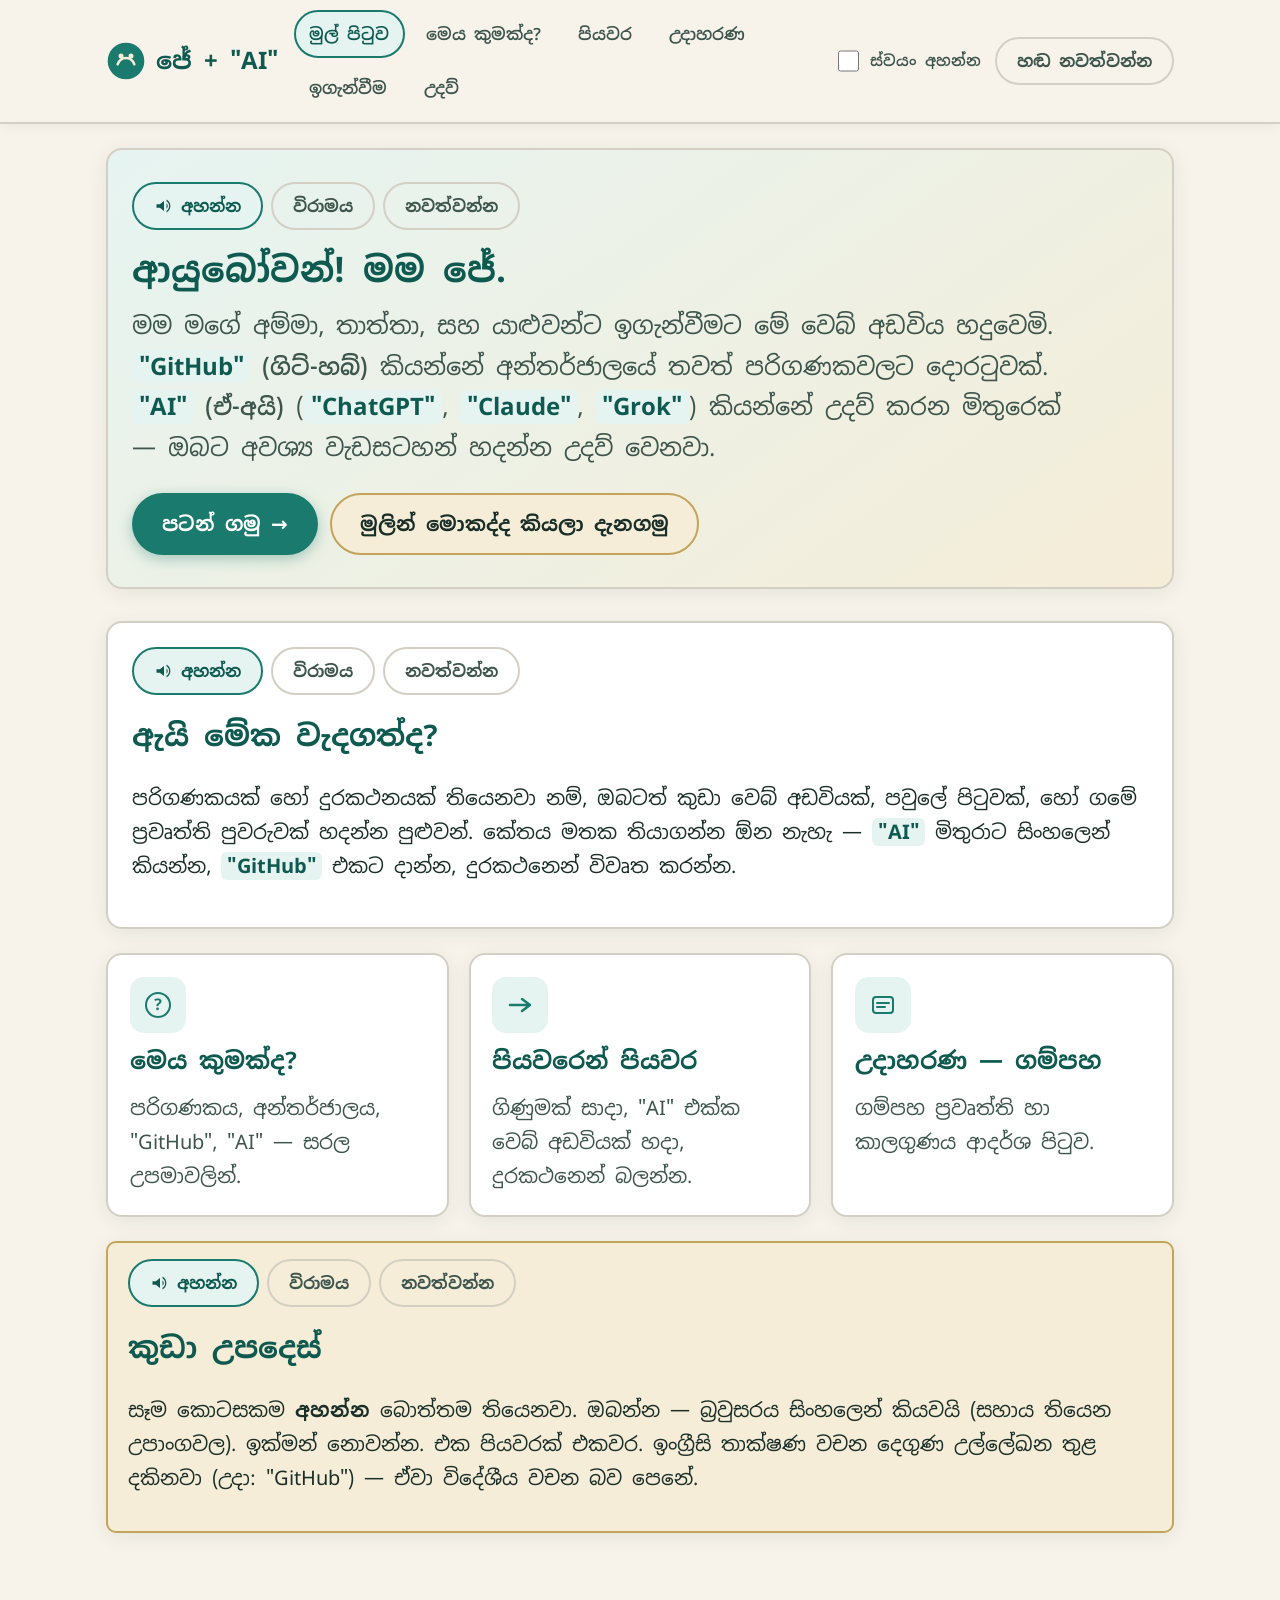
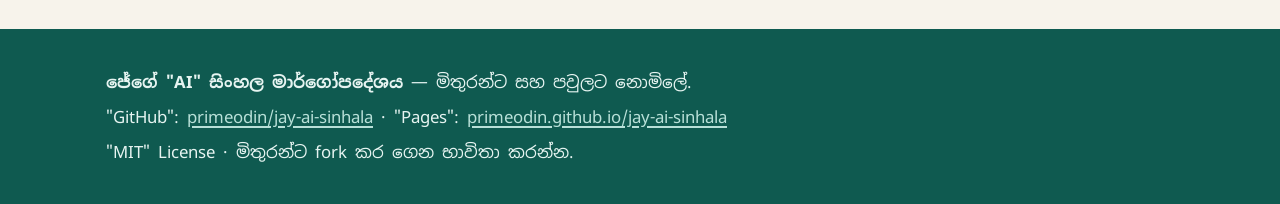
<file: docs/index.html>
<!DOCTYPE html>
<html lang="si">
<head>
  <meta charset="utf-8" />
  <meta name="viewport" content="width=device-width, initial-scale=1" />
  <meta name="description" content="ජේ ඉගැන්වීම — &quot;GitHub&quot; සහ &quot;AI&quot; මෙවලම් සිංහලෙන්, වැඩිහිටියන්ට සරලව." />
  <title>මුල් පිටුව · ජේ + "AI" සිංහල</title>
  <link rel="preconnect" href="https://fonts.googleapis.com" />
  <link rel="preconnect" href="https://fonts.gstatic.com" crossorigin />
  <link href="https://fonts.googleapis.com/css2?family=Noto+Sans+Sinhala:wght@400;600;700;800&display=swap" rel="stylesheet" />
  <link rel="stylesheet" href="css/style.css" />
</head>
<body>
  <a class="skip" href="#main">ප්‍රධාන අන්තර්ගතයට යන්න</a>
  <header class="site-header">
    <div class="nav-inner">
      <a class="brand" href="index.html">
        <svg viewBox="0 0 48 48" aria-hidden="true"><circle cx="24" cy="24" r="22" fill="#1a7a6d"/><path d="M14 28c4-10 16-10 20 0" stroke="#f5edd8" stroke-width="3" fill="none" stroke-linecap="round"/><circle cx="18" cy="18" r="3" fill="#f5edd8"/><circle cx="30" cy="18" r="3" fill="#f5edd8"/></svg>
        ජේ + "AI"
      </a>
      <ul class="nav-links">
        <li><a href="index.html">මුල් පිටුව</a></li>
        <li><a href="what.html">මෙය කුමක්ද?</a></li>
        <li><a href="steps.html">පියවර</a></li>
        <li><a href="examples.html">උදාහරණ</a></li>
        <li><a href="teaching.html">ඉගැන්වීම</a></li>
        <li><a href="help.html">උදව්</a></li>
      </ul>
      <div class="nav-tools">
        <label class="toggle" title="පිටුව විවෘත වූ විට පළමු කොටස අහන්න">
          <input type="checkbox" id="auto-read-toggle" />
          ස්වයං අහන්න
        </label>
        <button type="button" class="btn btn-ghost" id="stop-all-speech">හඬ නවත්වන්න</button>
      </div>
    </div>
  </header>

  <main id="main" class="wrap">

    <section class="hero" data-listen-root id="hero-home" data-audio="audio/home-intro.mp3" data-speak="ආයුබෝවන්! මම ජේ. මම මගේ අම්මා, තාත්තා, සහ යාළුවන්ට ඉගැන්වීමට මේ වෙබ් අඩවිය හදුවෙමි. ගිට්හබ් කියන්නේ අන්තර්ජාලයේ තවත් පරිගණකවලට දොරටුවක්. ඒ අයි — චැට් ජී පී ටී, ක්ලෝඩ්, ග්‍රොක් — කියන්නේ උදව් කරන මිතුරෙක්. ඔබට අවශ්‍ය වැඩසටහන් හදන්න උදව් වෙනවා.">
      <h1>ආයුබෝවන්! මම ජේ.</h1>
      <p class="lead">
        මම මගේ අම්මා, තාත්තා, සහ යාළුවන්ට ඉගැන්වීමට මේ වෙබ් අඩවිය හදුවෙමි.
        <span class="term" data-speak="ගිට්හබ්">"GitHub"</span> <span class="pron">(ගිට්-හබ්)</span> කියන්නේ අන්තර්ජාලයේ තවත් පරිගණකවලට දොරටුවක්.
        <span class="term" data-speak="ඒ අයි">"AI"</span> <span class="pron">(ඒ-අයි)</span>
        (<span class="term" data-speak="චැට් ජී පී ටී">"ChatGPT"</span>,
        <span class="term" data-speak="ක්ලෝඩ්">"Claude"</span>,
        <span class="term" data-speak="ග්‍රොක්">"Grok"</span>)
        කියන්නේ උදව් කරන මිතුරෙක් — ඔබට අවශ්‍ය වැඩසටහන් හදන්න උදව් වෙනවා.
      </p>
      <div class="hero-actions">
        <a class="btn btn-primary btn-lg" href="steps.html">පටන් ගමු →</a>
        <a class="btn btn-secondary btn-lg" href="what.html">මුලින් මොකද්ද කියලා දැනගමු</a>
      </div>
    </section>

    <section class="section" data-listen-root id="home-why" data-audio="audio/home-why.mp3" data-speak="ඇයි මේක වැදගත්ද? පරිගණකයක් හෝ දුරකථනයක් තියෙනවා නම්, ඔබටත් කුඩා වෙබ්සයිට් එකක්, පවුලේ පිටුවක්, හෝ ගමේ ප්‍රවෘත්ති පුවරුවක් හදන්න පුළුවන්. කේතය මතක තියාගන්න ඕන නැහැ — ඒ අයි මිතුරාට සිංහලෙන් කියන්න, ගිට්හබ් එකට දාන්න, දුරකථනෙන් විවෘත කරන්න.">
      <h2>ඇයි මේක වැදගත්ද?</h2>
      <p>
        පරිගණකයක් හෝ දුරකථනයක් තියෙනවා නම්, ඔබටත් කුඩා වෙබ් අඩවියක්, පවුලේ පිටුවක්,
        හෝ ගමේ ප්‍රවෘත්ති පුවරුවක් හදන්න පුළුවන්. කේතය මතක තියාගන්න ඕන නැහැ —
        <span class="term" data-speak="ඒ අයි">"AI"</span> මිතුරාට සිංහලෙන් කියන්න,
        <span class="term" data-speak="ගිට්හබ්">"GitHub"</span> එකට දාන්න, දුරකථනෙන් විවෘත කරන්න.
      </p>
    </section>

    <div class="card-grid">
      <a class="card" href="what.html" style="text-decoration:none;color:inherit">
        <div class="icon-wrap">
          <svg viewBox="0 0 32 32" fill="none"><circle cx="16" cy="16" r="12" stroke="#1a7a6d" stroke-width="2"/><text x="16" y="21" text-anchor="middle" fill="#1a7a6d" font-size="16" font-weight="700">?</text></svg>
        </div>
        <h3>මෙය කුමක්ද?</h3>
        <p>පරිගණකය, අන්තර්ජාලය, "GitHub", "AI" — සරල උපමාවලින්.</p>
      </a>
      <a class="card" href="steps.html" style="text-decoration:none;color:inherit">
        <div class="icon-wrap">
          <svg viewBox="0 0 32 32" fill="none"><path d="M6 16h20M18 10l8 6-8 6" stroke="#1a7a6d" stroke-width="2.5" stroke-linecap="round" stroke-linejoin="round"/></svg>
        </div>
        <h3>පියවරෙන් පියවර</h3>
        <p>ගිණුමක් සාදා, "AI" එක්ක වෙබ් අඩවියක් හදා, දුරකථනෙන් බලන්න.</p>
      </a>
      <a class="card" href="examples.html" style="text-decoration:none;color:inherit">
        <div class="icon-wrap">
          <svg viewBox="0 0 32 32" fill="none"><rect x="6" y="8" width="20" height="16" rx="3" stroke="#1a7a6d" stroke-width="2"/><path d="M10 14h12M10 18h8" stroke="#1a7a6d" stroke-width="2" stroke-linecap="round"/></svg>
        </div>
        <h3>උදාහරණ — ගම්පහ</h3>
        <p>ගම්පහ ප්‍රවෘත්ති හා කාලගුණය ආදර්ශ පිටුව.</p>
      </a>
    </div>

    <section class="section note" data-listen-root id="home-tip" data-audio="audio/home-tip.mp3" data-speak="කුඩා උපදෙස්. සෑම කොටසකම අහන්න බොත්තම තියෙනවා. ඔබන්න — බ්‍රවුසරය සිංහලෙන් කියවයි. ඉක්මන් නොවන්න. එක පියවරක් එකවර.">
      <h2>කුඩා උපදෙස්</h2>
      <p>
        සෑම කොටසකම <strong>අහන්න</strong> බොත්තම තියෙනවා. ඔබන්න — බ්‍රවුසරය සිංහලෙන් කියවයි
        (සහාය තියෙන උපාංගවල). ඉක්මන් නොවන්න. එක පියවරක් එකවර.
        ඉංග්‍රීසි තාක්ෂණ වචන දෙගුණ උල්ලේඛන තුළ දකිනවා (උදා: "GitHub") — ඒවා විදේශීය වචන බව පෙනේ.
      </p>
    </section>

  </main>

  <footer class="site-footer">
    <div class="wrap">
      <p><strong>ජේගේ "AI" සිංහල මාර්ගෝපදේශය</strong> — මිතුරන්ට සහ පවුලට නොමිලේ.</p>
      <p>"GitHub": <a href="https://github.com/primeodin/jay-ai-sinhala">primeodin/jay-ai-sinhala</a>
         · "Pages": <a href="https://primeodin.github.io/jay-ai-sinhala/">primeodin.github.io/jay-ai-sinhala</a></p>
      <p>"MIT" License · මිතුරන්ට fork කර ගෙන භාවිතා කරන්න.</p>
    </div>
  </footer>
  <script src="js/main.js"></script>

</body>
</html>
</file>
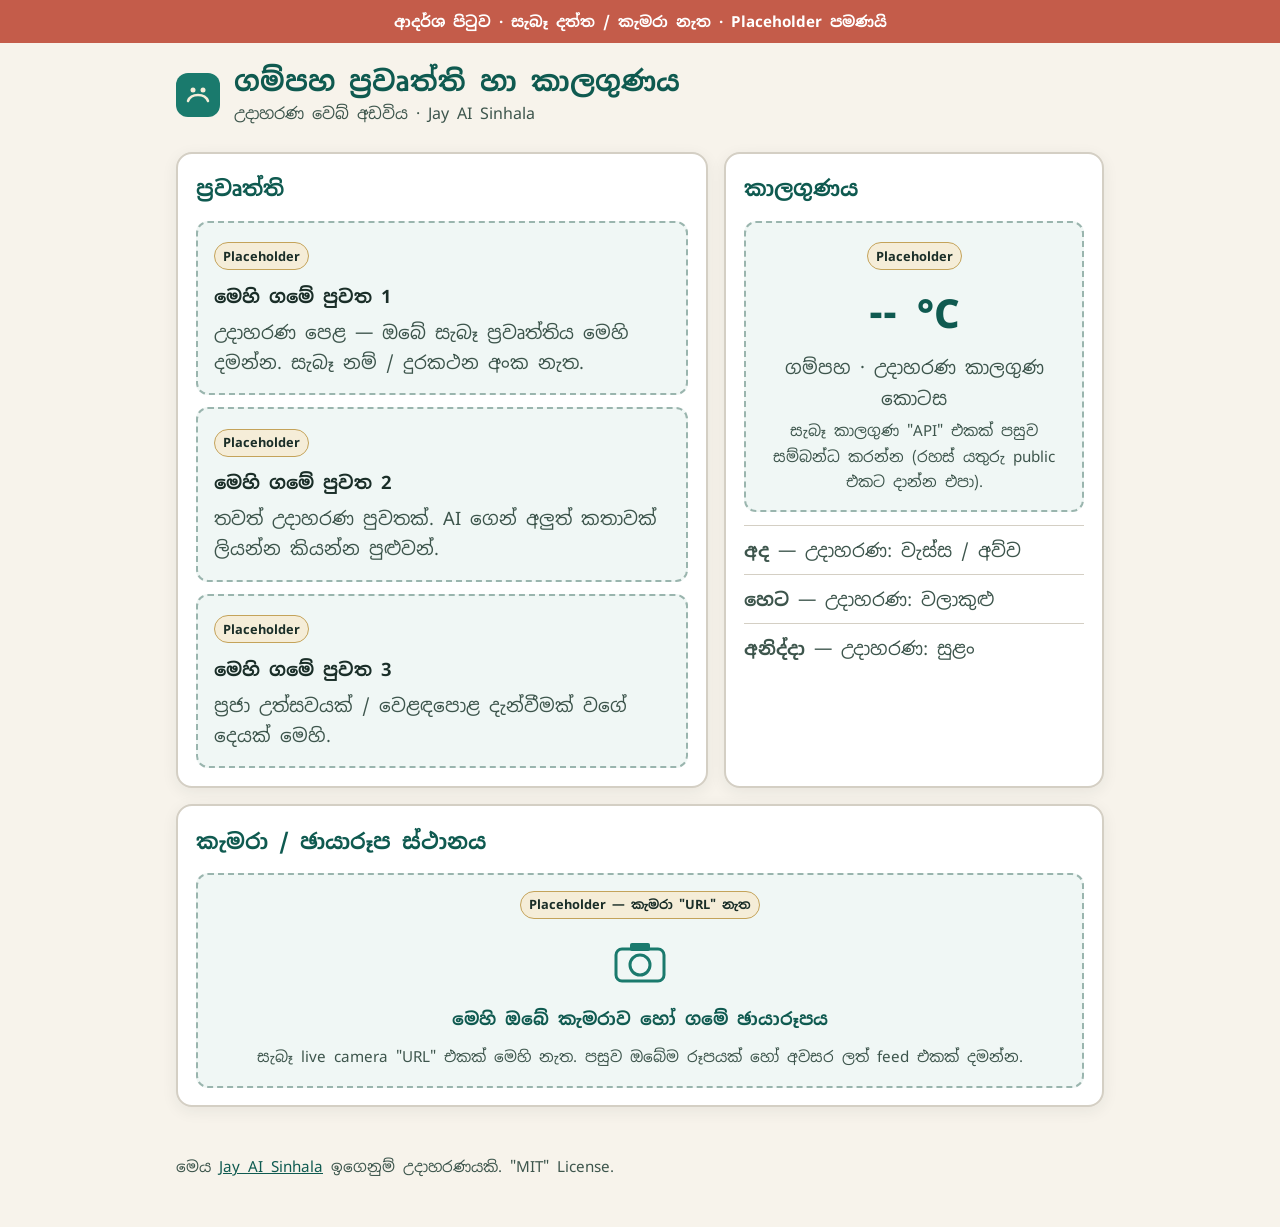
<file: docs/examples/gampaha-news/index.html>
<!DOCTYPE html>
<html lang="si">
<head>
  <meta charset="utf-8" />
  <meta name="viewport" content="width=device-width, initial-scale=1" />
  <title>ගම්පහ ප්‍රවෘත්ති හා කාලගුණය · ආදර්ශය</title>
  <link rel="preconnect" href="https://fonts.googleapis.com" />
  <link rel="preconnect" href="https://fonts.gstatic.com" crossorigin />
  <link href="https://fonts.googleapis.com/css2?family=Noto+Sans+Sinhala:wght@400;600;700&display=swap" rel="stylesheet" />
  <link rel="stylesheet" href="style.css" />
</head>
<body>
  <div class="demo-banner">ආදර්ශ පිටුව · සැබෑ දත්ත / කැමරා නැත · Placeholder පමණයි</div>

  <header class="top">
    <div class="brand-row">
      <svg width="44" height="44" viewBox="0 0 44 44" aria-hidden="true">
        <rect width="44" height="44" rx="12" fill="#1a7a6d"/>
        <path d="M12 28c3-8 17-8 20 0" stroke="#f5edd8" stroke-width="2.5" fill="none" stroke-linecap="round"/>
        <circle cx="17" cy="17" r="2.5" fill="#f5edd8"/>
        <circle cx="27" cy="17" r="2.5" fill="#f5edd8"/>
      </svg>
      <div>
        <h1>ගම්පහ ප්‍රවෘත්ති හා කාලගුණය</h1>
        <p class="tag">උදාහරණ වෙබ් අඩවිය · Jay AI Sinhala</p>
      </div>
    </div>
  </header>

  <main class="grid">
    <section class="panel" aria-labelledby="news-title">
      <h2 id="news-title">ප්‍රවෘත්ති</h2>
      <article class="slot">
        <span class="badge">Placeholder</span>
        <h3>මෙහි ගමේ පුවත 1</h3>
        <p>උදාහරණ පෙළ — ඔබේ සැබෑ ප්‍රවෘත්තිය මෙහි දමන්න. සැබෑ නම් / දුරකථන අංක නැත.</p>
      </article>
      <article class="slot">
        <span class="badge">Placeholder</span>
        <h3>මෙහි ගමේ පුවත 2</h3>
        <p>තවත් උදාහරණ පුවතක්. AI ගෙන් අලුත් කතාවක් ලියන්න කියන්න පුළුවන්.</p>
      </article>
      <article class="slot">
        <span class="badge">Placeholder</span>
        <h3>මෙහි ගමේ පුවත 3</h3>
        <p>ප්‍රජා උත්සවයක් / වෙළඳපොළ දැන්වීමක් වගේ දෙයක් මෙහි.</p>
      </article>
    </section>

    <section class="panel" aria-labelledby="weather-title">
      <h2 id="weather-title">කාලගුණය</h2>
      <div class="slot weather">
        <span class="badge">Placeholder</span>
        <p class="temp">-- °C</p>
        <p>ගම්පහ · උදාහරණ කාලගුණ කොටස</p>
        <p class="hint">සැබෑ කාලගුණ "API" එකක් පසුව සම්බන්ධ කරන්න (රහස් යතුරු public එකට දාන්න එපා).</p>
      </div>
      <ul class="forecast">
        <li><strong>අද</strong> — උදාහරණ: වැස්ස / අව්ව</li>
        <li><strong>හෙට</strong> — උදාහරණ: වලාකුළු</li>
        <li><strong>අනිද්දා</strong> — උදාහරණ: සුළං</li>
      </ul>
    </section>

    <section class="panel full" aria-labelledby="cam-title">
      <h2 id="cam-title">කැමරා / ඡායාරූප ස්ථානය</h2>
      <div class="slot camera">
        <span class="badge">Placeholder — කැමරා "URL" නැත</span>
        <svg width="64" height="64" viewBox="0 0 64 64" aria-hidden="true">
          <rect x="8" y="18" width="48" height="32" rx="6" fill="none" stroke="#1a7a6d" stroke-width="3"/>
          <circle cx="32" cy="34" r="10" fill="none" stroke="#1a7a6d" stroke-width="3"/>
          <rect x="22" y="12" width="20" height="8" rx="2" fill="#1a7a6d"/>
        </svg>
        <p class="label">මෙහි ඔබේ කැමරාව හෝ ගමේ ඡායාරූපය</p>
        <p class="hint">සැබෑ live camera "URL" එකක් මෙහි නැත. පසුව ඔබේම රූපයක් හෝ අවසර ලත් feed එකක් දමන්න.</p>
      </div>
    </section>
  </main>

  <footer class="foot">
    <p>මෙය <a href="../../examples.html">Jay AI Sinhala</a> ඉගෙනුම් උදාහරණයකි. "MIT" License.</p>
  </footer>
</body>
</html>
</file>
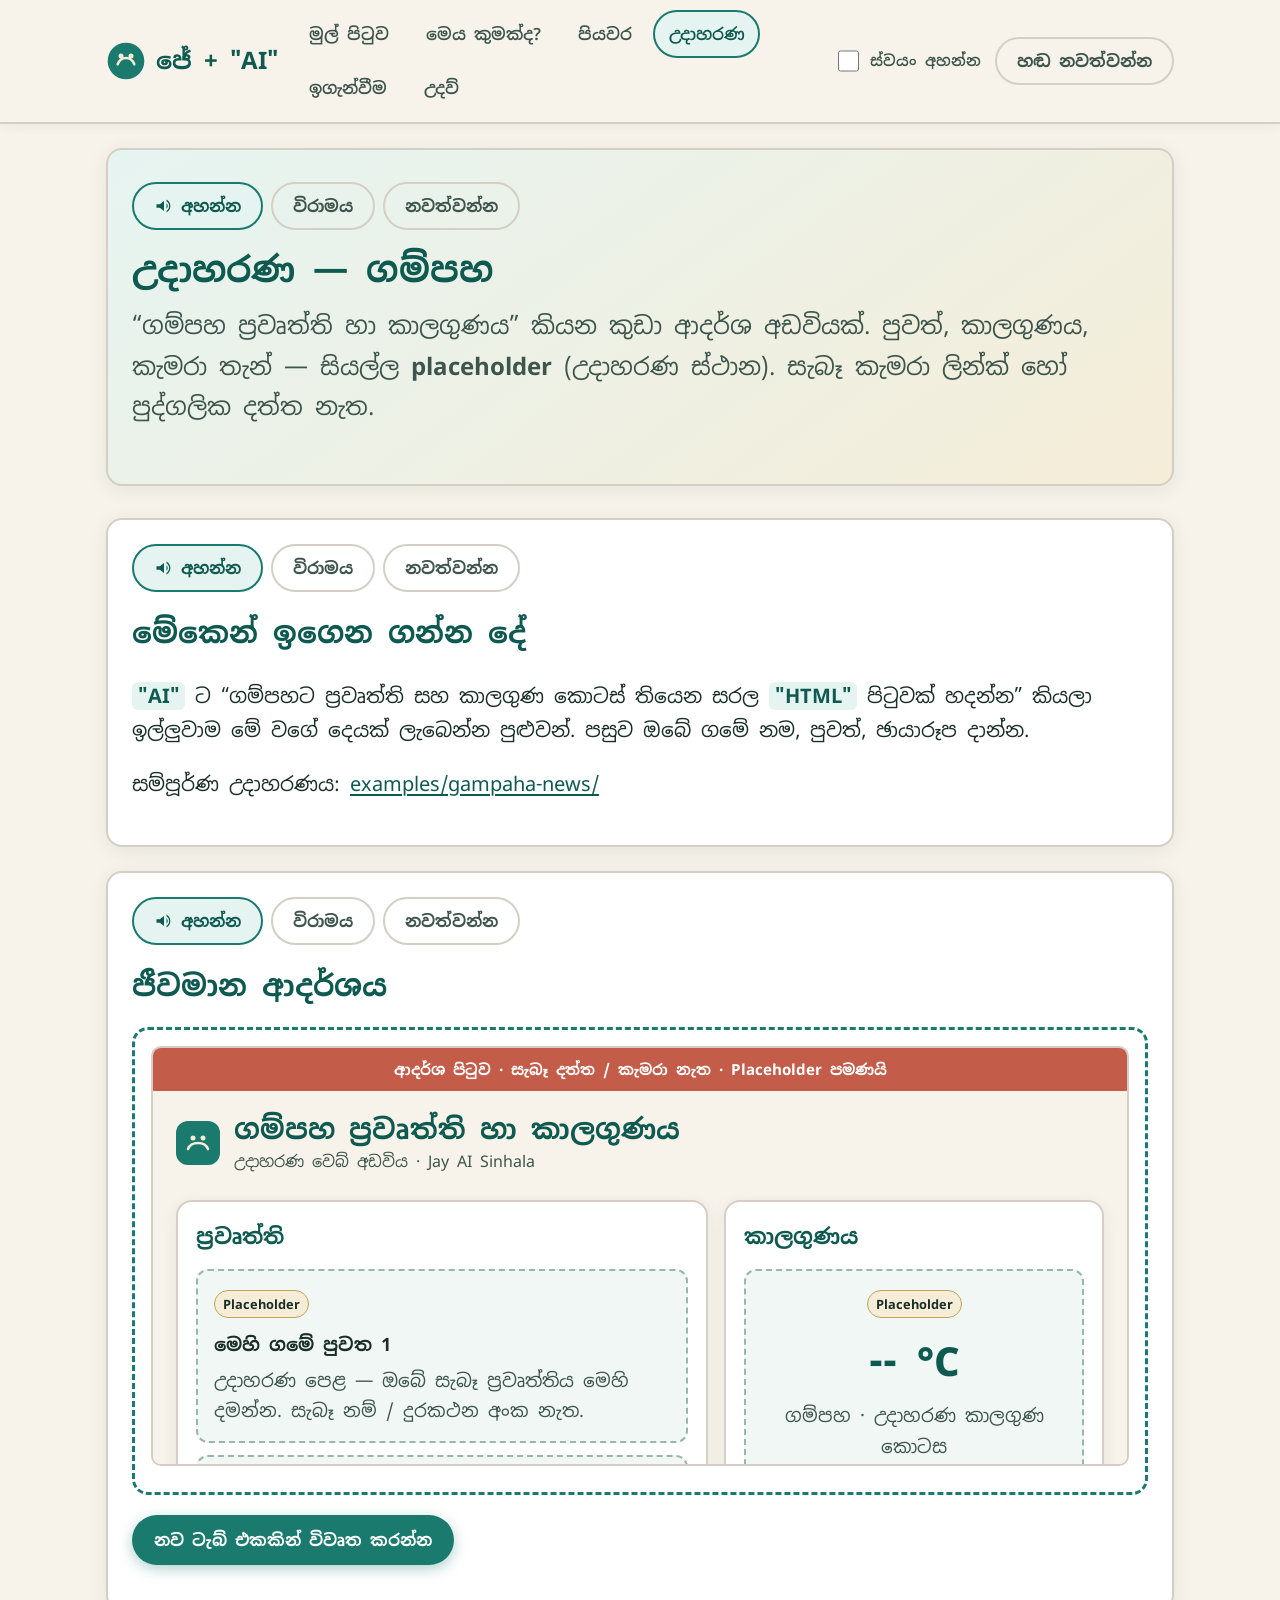
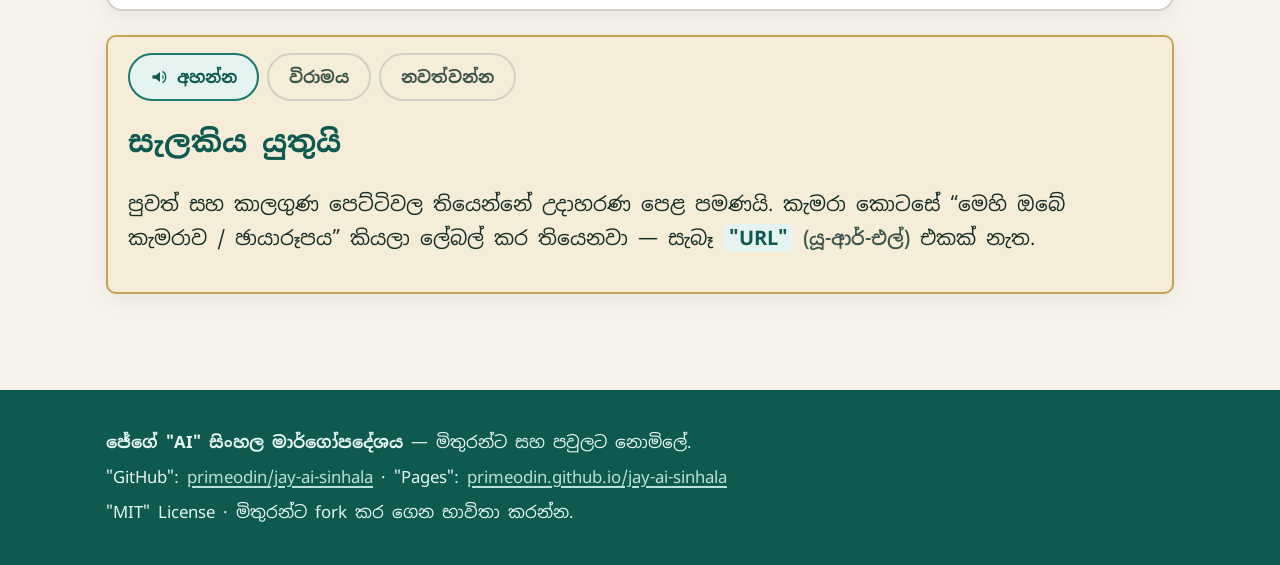
<file: docs/examples.html>
<!DOCTYPE html>
<html lang="si">
<head>
  <meta charset="utf-8" />
  <meta name="viewport" content="width=device-width, initial-scale=1" />
  <meta name="description" content="ජේ ඉගැන්වීම — &quot;GitHub&quot; සහ &quot;AI&quot; මෙවලම් සිංහලෙන්, වැඩිහිටියන්ට සරලව." />
  <title>උදාහරණ · ජේ + "AI" සිංහල</title>
  <link rel="preconnect" href="https://fonts.googleapis.com" />
  <link rel="preconnect" href="https://fonts.gstatic.com" crossorigin />
  <link href="https://fonts.googleapis.com/css2?family=Noto+Sans+Sinhala:wght@400;600;700;800&display=swap" rel="stylesheet" />
  <link rel="stylesheet" href="css/style.css" />
</head>
<body>
  <a class="skip" href="#main">ප්‍රධාන අන්තර්ගතයට යන්න</a>
  <header class="site-header">
    <div class="nav-inner">
      <a class="brand" href="index.html">
        <svg viewBox="0 0 48 48" aria-hidden="true"><circle cx="24" cy="24" r="22" fill="#1a7a6d"/><path d="M14 28c4-10 16-10 20 0" stroke="#f5edd8" stroke-width="3" fill="none" stroke-linecap="round"/><circle cx="18" cy="18" r="3" fill="#f5edd8"/><circle cx="30" cy="18" r="3" fill="#f5edd8"/></svg>
        ජේ + "AI"
      </a>
      <ul class="nav-links">
        <li><a href="index.html">මුල් පිටුව</a></li>
        <li><a href="what.html">මෙය කුමක්ද?</a></li>
        <li><a href="steps.html">පියවර</a></li>
        <li><a href="examples.html">උදාහරණ</a></li>
        <li><a href="teaching.html">ඉගැන්වීම</a></li>
        <li><a href="help.html">උදව්</a></li>
      </ul>
      <div class="nav-tools">
        <label class="toggle" title="පිටුව විවෘත වූ විට පළමු කොටස අහන්න">
          <input type="checkbox" id="auto-read-toggle" />
          ස්වයං අහන්න
        </label>
        <button type="button" class="btn btn-ghost" id="stop-all-speech">හඬ නවත්වන්න</button>
      </div>
    </div>
  </header>

  <main id="main" class="wrap">

    <section class="hero" data-listen-root id="ex-hero" data-audio="audio/ex-hero.mp3" data-speak="උදාහරණ — ගම්පහ. ගම්පහ ප්‍රවෘත්ති හා කාලගුණය කියන කුඩා ආදර්ශ අඩවියක්. පුවත්, කාලගුණය, කැමරා තැන් — සියල්ල උදාහරණ ස්ථාන. සැබෑ කැමරා ලින්ක් හෝ පුද්ගලික දත්ත නැත.">
      <h1>උදාහරණ — ගම්පහ</h1>
      <p class="lead">
        “ගම්පහ ප්‍රවෘත්ති හා කාලගුණය” කියන කුඩා ආදර්ශ අඩවියක්.
        පුවත්, කාලගුණය, කැමරා තැන් — සියල්ල <strong>placeholder</strong> (උදාහරණ ස්ථාන).
        සැබෑ කැමරා ලින්ක් හෝ පුද්ගලික දත්ත නැත.
      </p>
    </section>

    <section class="section" data-listen-root id="ex-explain" data-audio="audio/ex-explain.mp3" data-speak="මේකෙන් ඉගෙන ගන්න දේ. ඒ අයි ට ගම්පහට ප්‍රවෘත්ති සහ කාලගුණ කොටස් තියෙන සරල එච් ටී එම් එල් පිටුවක් හදන්න කියලා ඉල්ලුවාම මේ වගේ දෙයක් ලැබෙන්න පුළුවන්. පසුව ඔබේ ගමේ නම, පුවත්, ඡායාරූප දාන්න.">
      <h2>මේකෙන් ඉගෙන ගන්න දේ</h2>
      <p>
        <span class="term" data-speak="ඒ අයි">"AI"</span> ට “ගම්පහට ප්‍රවෘත්ති සහ කාලගුණ කොටස් තියෙන සරල <span class="term">"HTML"</span> පිටුවක් හදන්න” කියලා
        ඉල්ලුවාම මේ වගේ දෙයක් ලැබෙන්න පුළුවන්. පසුව ඔබේ ගමේ නම, පුවත්, ඡායාරූප දාන්න.
      </p>
      <p>
        සම්පූර්ණ උදාහරණය: <a href="examples/gampaha-news/index.html">examples/gampaha-news/</a>
      </p>
    </section>

    <section class="section" data-listen-root id="ex-demo" data-audio="audio/ex-demo.mp3" data-speak="ජීවමාන ආදර්ශය. පහතින් ගම්පහ ආදර්ශ පිටුව බලන්න. නව ටැබ් එකකින්ත් විවෘත කරන්න පුළුවන්.">
      <h2>ජීවමාන ආදර්ශය</h2>
      <div class="demo-frame">
        <iframe title="ගම්පහ ආදර්ශ පිටුව" src="examples/gampaha-news/index.html" loading="lazy"></iframe>
      </div>
      <p><a class="btn btn-primary" href="examples/gampaha-news/index.html" target="_blank" rel="noopener">නව ටැබ් එකකින් විවෘත කරන්න</a></p>
    </section>

    <section class="section note" data-listen-root id="ex-note" data-audio="audio/ex-note.mp3" data-speak="සැලකිය යුතුයි. පුවත් සහ කාලගුණ පෙට්ටිවල තියෙන්නේ උදාහරණ පෙළ පමණයි. කැමරා කොටසේ මෙහි ඔබේ කැමරාව හෝ ඡායාරූපය කියලා ලේබල් කර තියෙනවා — සැබෑ යූ ආර් එල් එකක් නැත.">
      <h2>සැලකිය යුතුයි</h2>
      <p>
        පුවත් සහ කාලගුණ පෙට්ටිවල තියෙන්නේ උදාහරණ පෙළ පමණයි.
        කැමරා කොටසේ “මෙහි ඔබේ කැමරාව / ඡායාරූපය” කියලා ලේබල් කර තියෙනවා —
        සැබෑ <span class="term" data-speak="යූ ආර් එල්">"URL"</span> <span class="pron">(යූ-ආර්-එල්)</span> එකක් නැත.
      </p>
    </section>

  </main>

  <footer class="site-footer">
    <div class="wrap">
      <p><strong>ජේගේ "AI" සිංහල මාර්ගෝපදේශය</strong> — මිතුරන්ට සහ පවුලට නොමිලේ.</p>
      <p>"GitHub": <a href="https://github.com/primeodin/jay-ai-sinhala">primeodin/jay-ai-sinhala</a>
         · "Pages": <a href="https://primeodin.github.io/jay-ai-sinhala/">primeodin.github.io/jay-ai-sinhala</a></p>
      <p>"MIT" License · මිතුරන්ට fork කර ගෙන භාවිතා කරන්න.</p>
    </div>
  </footer>
  <script src="js/main.js"></script>

</body>
</html>
</file>
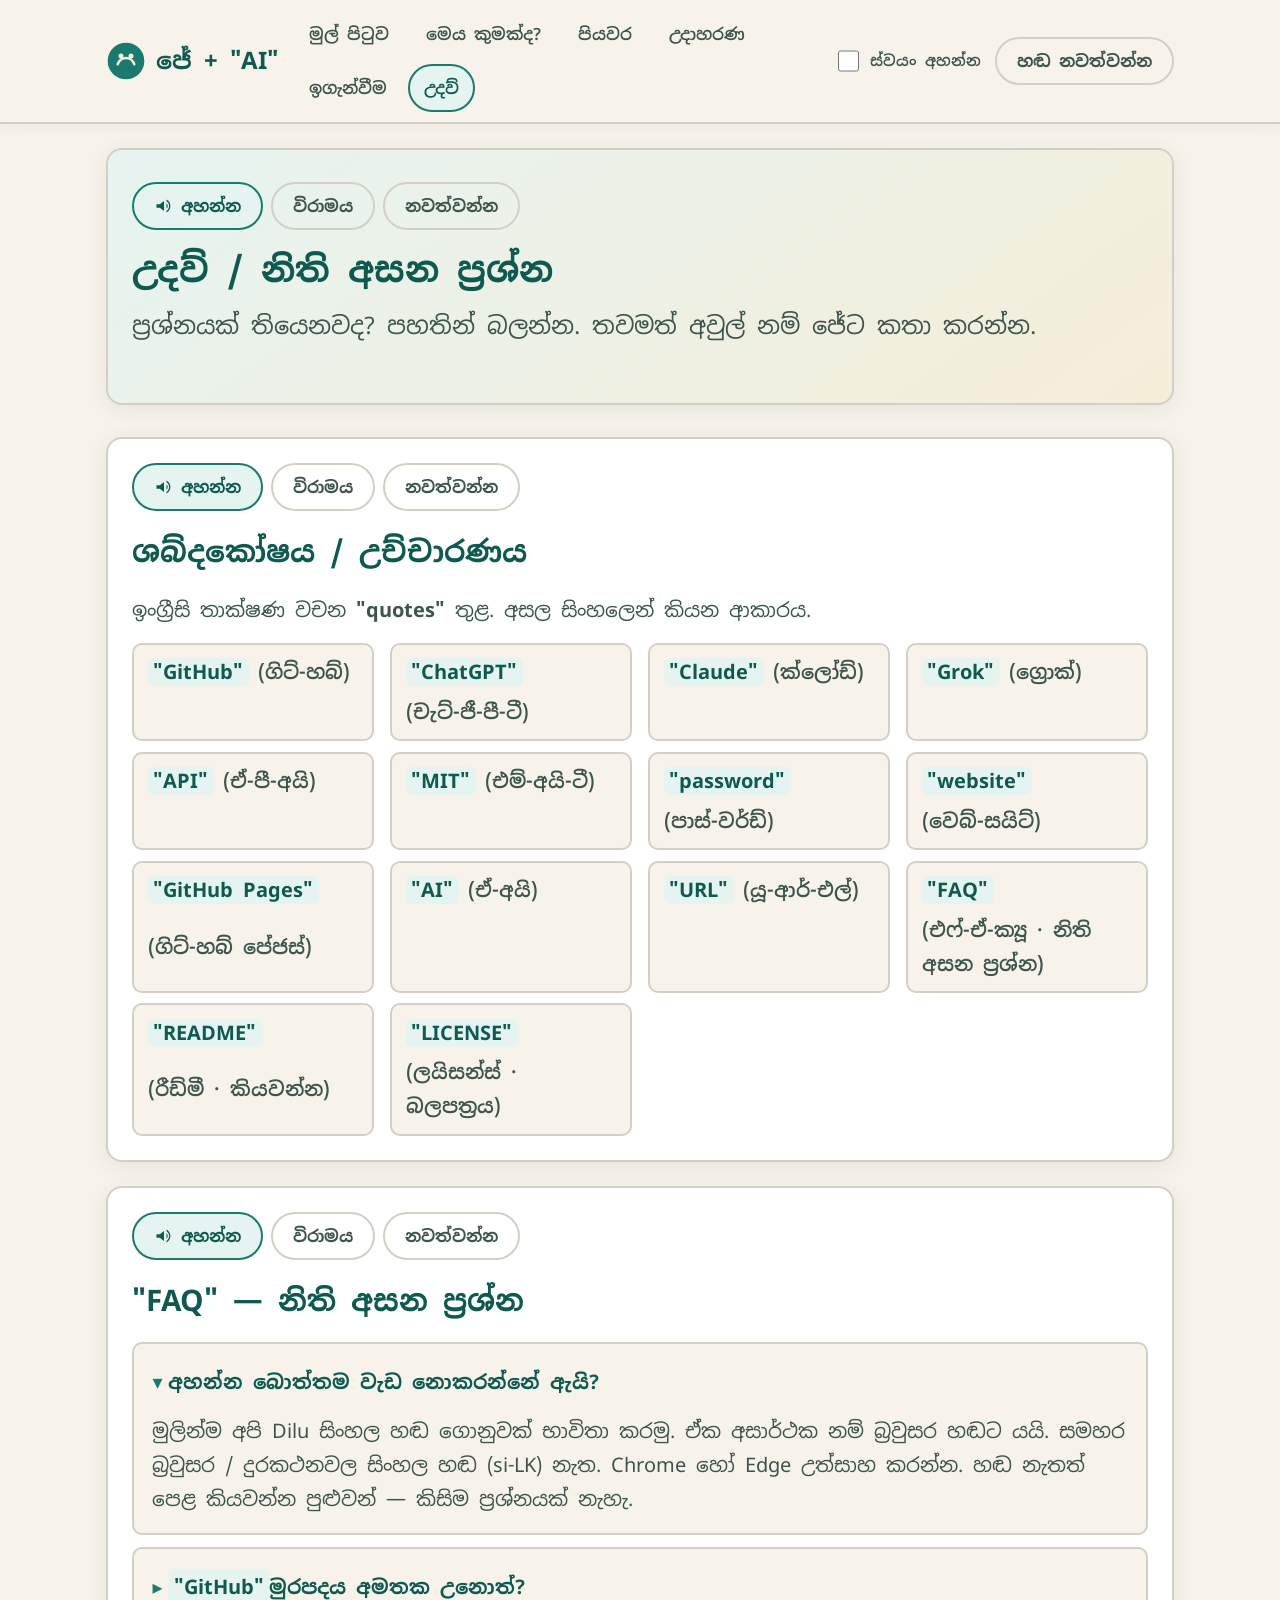
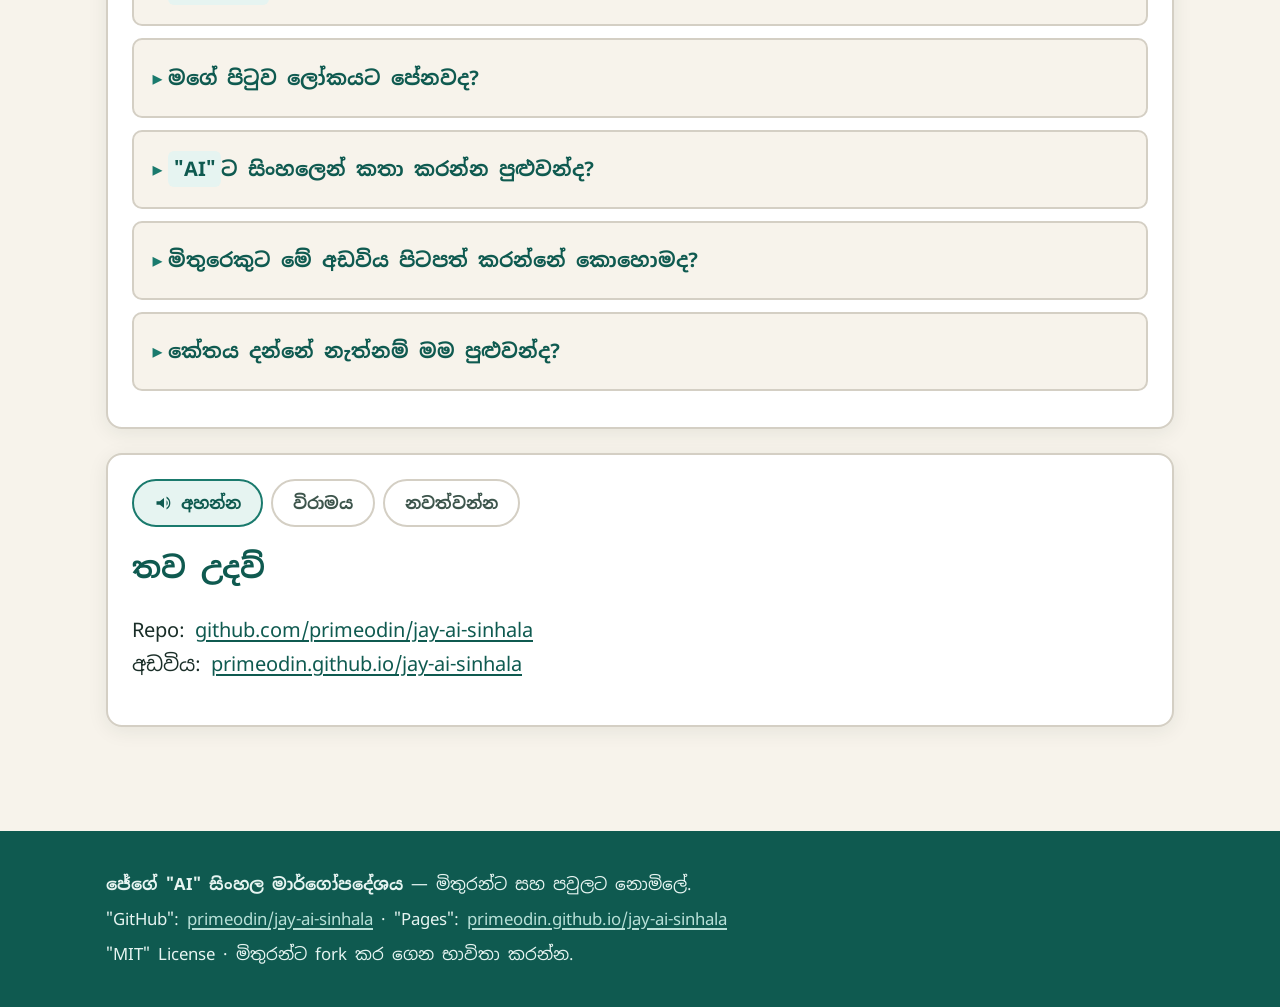
<file: docs/help.html>
<!DOCTYPE html>
<html lang="si">
<head>
  <meta charset="utf-8" />
  <meta name="viewport" content="width=device-width, initial-scale=1" />
  <meta name="description" content="ජේ ඉගැන්වීම — &quot;GitHub&quot; සහ &quot;AI&quot; මෙවලම් සිංහලෙන්, වැඩිහිටියන්ට සරලව." />
  <title>උදව් / "FAQ" · ජේ + "AI" සිංහල</title>
  <link rel="preconnect" href="https://fonts.googleapis.com" />
  <link rel="preconnect" href="https://fonts.gstatic.com" crossorigin />
  <link href="https://fonts.googleapis.com/css2?family=Noto+Sans+Sinhala:wght@400;600;700;800&display=swap" rel="stylesheet" />
  <link rel="stylesheet" href="css/style.css" />
</head>
<body>
  <a class="skip" href="#main">ප්‍රධාන අන්තර්ගතයට යන්න</a>
  <header class="site-header">
    <div class="nav-inner">
      <a class="brand" href="index.html">
        <svg viewBox="0 0 48 48" aria-hidden="true"><circle cx="24" cy="24" r="22" fill="#1a7a6d"/><path d="M14 28c4-10 16-10 20 0" stroke="#f5edd8" stroke-width="3" fill="none" stroke-linecap="round"/><circle cx="18" cy="18" r="3" fill="#f5edd8"/><circle cx="30" cy="18" r="3" fill="#f5edd8"/></svg>
        ජේ + "AI"
      </a>
      <ul class="nav-links">
        <li><a href="index.html">මුල් පිටුව</a></li>
        <li><a href="what.html">මෙය කුමක්ද?</a></li>
        <li><a href="steps.html">පියවර</a></li>
        <li><a href="examples.html">උදාහරණ</a></li>
        <li><a href="teaching.html">ඉගැන්වීම</a></li>
        <li><a href="help.html">උදව්</a></li>
      </ul>
      <div class="nav-tools">
        <label class="toggle" title="පිටුව විවෘත වූ විට පළමු කොටස අහන්න">
          <input type="checkbox" id="auto-read-toggle" />
          ස්වයං අහන්න
        </label>
        <button type="button" class="btn btn-ghost" id="stop-all-speech">හඬ නවත්වන්න</button>
      </div>
    </div>
  </header>

  <main id="main" class="wrap">

    <section class="hero" data-listen-root id="help-hero" data-audio="audio/help-hero.mp3" data-speak="උදව් සහ නිති අසන ප්‍රශ්න. ප්‍රශ්නයක් තියෙනවද? පහතින් බලන්න. තවමත් අවුල් නම් ජේට කතා කරන්න.">
      <h1>උදව් / නිති අසන ප්‍රශ්න</h1>
      <p class="lead">ප්‍රශ්නයක් තියෙනවද? පහතින් බලන්න. තවමත් අවුල් නම් ජේට කතා කරන්න.</p>
    </section>

    <section class="section glossary" data-listen-root id="help-glossary" data-audio="audio/help-glossary.mp3" data-speak="ශබ්දකෝෂය සහ උච්චාරණය. ගිට්හබ්. චැට් ජී පී ටී. ක්ලෝඩ්. ග්‍රොක්. ඒ පී අයි. එම් අයි ටී. පාස්වර්ඩ්. වෙබ්සයිට්. ගිට්හබ් පේජස්. ඒ අයි. යූ ආර් එල්.">
      <h2>ශබ්දකෝෂය / උච්චාරණය</h2>
      <p class="glossary-lead">ඉංග්‍රීසි තාක්ෂණ වචන <strong>"quotes"</strong> තුළ. අසල සිංහලෙන් කියන ආකාරය.</p>
      <dl class="glossary-list">
        <div><dt><span class="term">"GitHub"</span></dt><dd>(ගිට්-හබ්)</dd></div>
        <div><dt><span class="term">"ChatGPT"</span></dt><dd>(චැට්-ජී-පී-ටී)</dd></div>
        <div><dt><span class="term">"Claude"</span></dt><dd>(ක්ලෝඩ්)</dd></div>
        <div><dt><span class="term">"Grok"</span></dt><dd>(ග්‍රොක්)</dd></div>
        <div><dt><span class="term">"API"</span></dt><dd>(ඒ-පී-අයි)</dd></div>
        <div><dt><span class="term">"MIT"</span></dt><dd>(එම්-අයි-ටී)</dd></div>
        <div><dt><span class="term">"password"</span></dt><dd>(පාස්-වර්ඩ්)</dd></div>
        <div><dt><span class="term">"website"</span></dt><dd>(වෙබ්-සයිට්)</dd></div>
        <div><dt><span class="term">"GitHub Pages"</span></dt><dd>(ගිට්-හබ් පේජස්)</dd></div>
        <div><dt><span class="term">"AI"</span></dt><dd>(ඒ-අයි)</dd></div>
        <div><dt><span class="term">"URL"</span></dt><dd>(යූ-ආර්-එල්)</dd></div>
        <div><dt><span class="term">"FAQ"</span></dt><dd>(එෆ්-ඒ-ක්‍යූ · නිති අසන ප්‍රශ්න)</dd></div>
        <div><dt><span class="term">"README"</span></dt><dd>(රීඩ්මී · කියවන්න)</dd></div>
        <div><dt><span class="term">"LICENSE"</span></dt><dd>(ලයිසන්ස් · බලපත්‍රය)</dd></div>
      </dl>
    </section>

    <section class="section faq" data-listen-root id="help-faq" data-audio="audio/help-faq.mp3" data-speak="නිති අසන ප්‍රශ්න. අහන්න බොත්තම වැඩ නොකරන්නේ නම් ක්‍රෝම් හෝ එජ් උත්සාහ කරන්න. ගිට්හබ් පාස්වර්ඩ් අමතක උනොත් අමතක වූ පාස්වර්ඩ් ලින්ක් එක භාවිතා කරන්න. පොදු ගබඩාව සහ ගිට්හබ් පේජස් තියෙනවා නම් ලින්ක් එක තියෙන කෙනෙකුට පේනවා. ඒ අයි ට සිංහලෙන් කතා කරන්න පුළුවන් — චැට් ජී පී ටී, ක්ලෝඩ්, ග්‍රොක්. මිතුරෙකුට පිටපත් කරන්න ගිට්හබ් එකේ ෆෝක් බොත්තම ඔබන්න. කේතය නොදන්නත් පුළුවන්.">
      <h2>"FAQ" — නිති අසන ප්‍රශ්න</h2>

      <details open>
        <summary>අහන්න බොත්තම වැඩ නොකරන්නේ ඇයි?</summary>
        <p>
          මුලින්ම අපි Dilu සිංහල හඬ ගොනුවක් භාවිතා කරමු. ඒක අසාර්ථක නම් බ්‍රවුසර හඬට යයි.
          සමහර බ්‍රවුසර / දුරකථනවල සිංහල හඬ (si-LK) නැත.
          Chrome හෝ Edge උත්සාහ කරන්න. හඬ නැතත් පෙළ කියවන්න පුළුවන් — කිසිම ප්‍රශ්නයක් නැහැ.
        </p>
      </details>

      <details>
        <summary><span class="term" data-speak="ගිට්හබ්">"GitHub"</span> මුරපදය අමතක උනොත්?</summary>
        <p>
          github.com එකේ “Forgot <span class="term" data-speak="පාස්වර්ඩ්">"password"</span>” ඔබන්න. ඊමේල් එකට ලින්ක් එකක් එනවා.
          අලුත් මුරපදය ආරක්ෂිතව ලියා තබන්න.
        </p>
      </details>

      <details>
        <summary>මගේ පිටුව ලෝකයට පේනවද?</summary>
        <p>
          Public repository + <span class="term" data-speak="ගිට්හබ් පේජස්">"GitHub Pages"</span> = ඔව්, ලින්ක් එක තියෙන කෙනෙකුට පේනවා.
          පවුලේ රහස් දේවල් public එකට දාන්න එපා.
        </p>
      </details>

      <details>
        <summary><span class="term" data-speak="ඒ අයි">"AI"</span> ට සිංහලෙන් කතා කරන්න පුළුවන්ද?</summary>
        <p>ඔව්. <span class="term" data-speak="චැට් ජී පී ටී">"ChatGPT"</span>,
          <span class="term" data-speak="ක්ලෝඩ්">"Claude"</span>,
          <span class="term" data-speak="ග්‍රොක්">"Grok"</span> වගේ මෙවලම් සිංහල තේරුම් ගනී. සරල වාක්‍යවලින් කියන්න.</p>
      </details>

      <details>
        <summary>මිතුරෙකුට මේ අඩවිය පිටපත් කරන්නේ කොහොමද?</summary>
        <p>
          <span class="term" data-speak="ගිට්හබ්">"GitHub"</span> එකේ <strong>Fork</strong> බොත්තම ඔබන්න, නැත්නම් Code → Download ZIP.
          ඔවුන්ගේ ගිණුමේ <span class="term" data-speak="පේජස්">"Pages"</span> සක්‍රිය කරන්න.
          <span class="term">"README"</span> එකේ විස්තර තියෙනවා.
        </p>
      </details>

      <details>
        <summary>කේතය දන්නේ නැත්නම් මම පුළුවන්ද?</summary>
        <p>
          ඔව්! මේ මාර්ගයේ අරමුණම ඒකයි. <span class="term" data-speak="ඒ අයි">"AI"</span> උදව් කරනවා; ඔබ අදහස් කියනවා.
          ජේ සහ මිතුරෝ අසලින් ඉන්නවා.
        </p>
      </details>
    </section>

    <section class="section" data-listen-root id="help-contact" data-audio="audio/help-contact.mp3" data-speak="තව උදව්. ගිට්හබ් ගබඩාව සහ අඩවි ලින්ක් පහතින් තියෙනවා.">
      <h2>තව උදව්</h2>
      <p>
        Repo: <a href="https://github.com/primeodin/jay-ai-sinhala">github.com/primeodin/jay-ai-sinhala</a><br />
        අඩවිය: <a href="https://primeodin.github.io/jay-ai-sinhala/">primeodin.github.io/jay-ai-sinhala</a>
      </p>
    </section>

  </main>

  <footer class="site-footer">
    <div class="wrap">
      <p><strong>ජේගේ "AI" සිංහල මාර්ගෝපදේශය</strong> — මිතුරන්ට සහ පවුලට නොමිලේ.</p>
      <p>"GitHub": <a href="https://github.com/primeodin/jay-ai-sinhala">primeodin/jay-ai-sinhala</a>
         · "Pages": <a href="https://primeodin.github.io/jay-ai-sinhala/">primeodin.github.io/jay-ai-sinhala</a></p>
      <p>"MIT" License · මිතුරන්ට fork කර ගෙන භාවිතා කරන්න.</p>
    </div>
  </footer>
  <script src="js/main.js"></script>

</body>
</html>
</file>
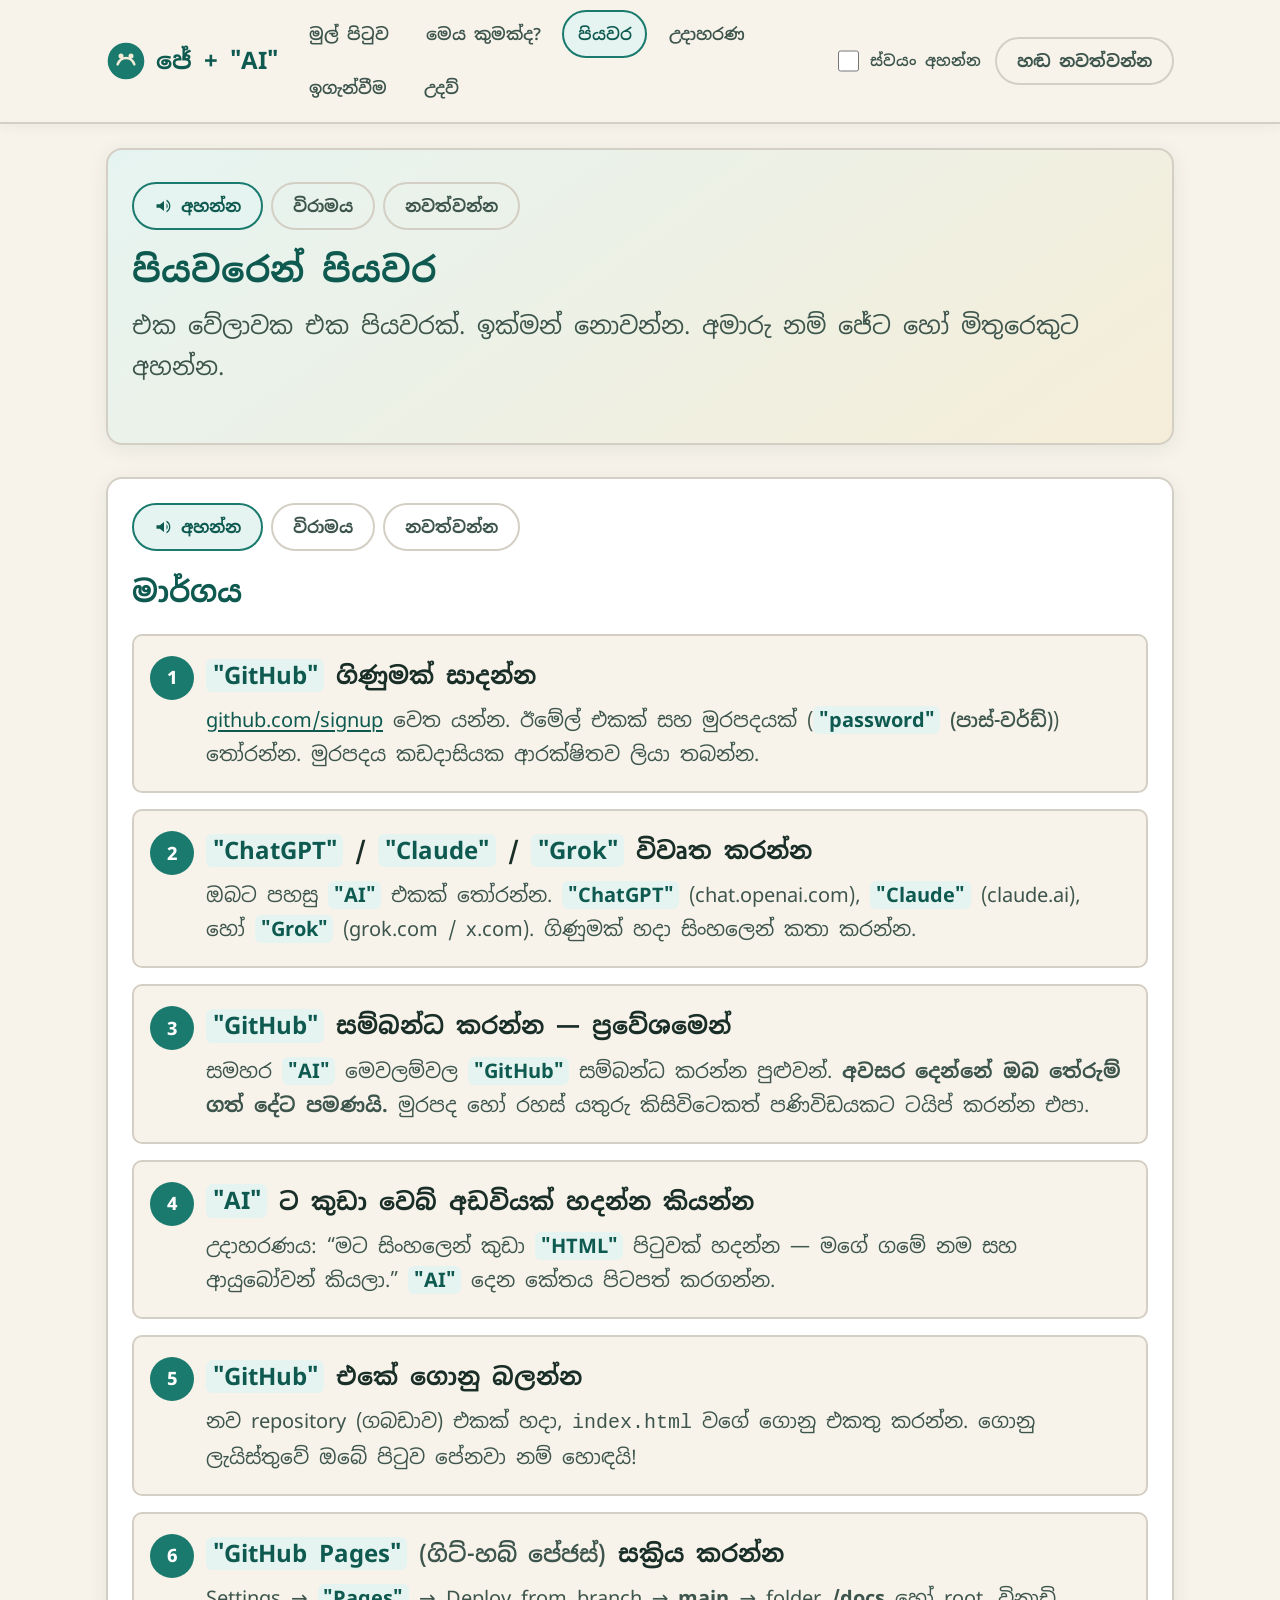
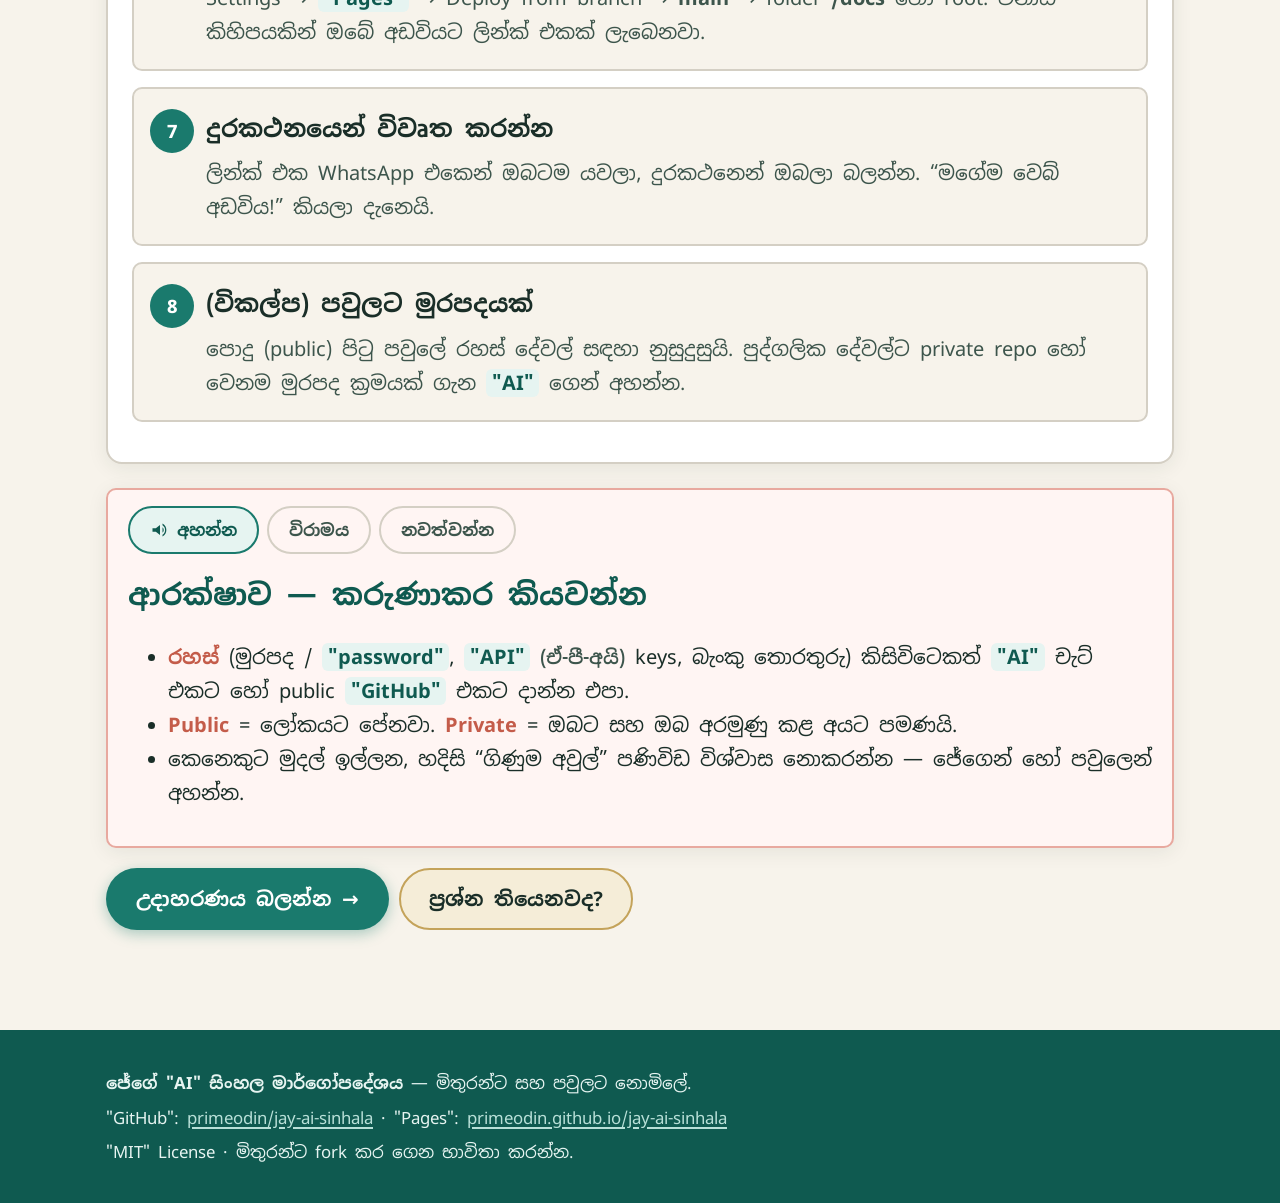
<file: docs/steps.html>
<!DOCTYPE html>
<html lang="si">
<head>
  <meta charset="utf-8" />
  <meta name="viewport" content="width=device-width, initial-scale=1" />
  <meta name="description" content="ජේ ඉගැන්වීම — &quot;GitHub&quot; සහ &quot;AI&quot; මෙවලම් සිංහලෙන්, වැඩිහිටියන්ට සරලව." />
  <title>පියවරෙන් පියවර · ජේ + "AI" සිංහල</title>
  <link rel="preconnect" href="https://fonts.googleapis.com" />
  <link rel="preconnect" href="https://fonts.gstatic.com" crossorigin />
  <link href="https://fonts.googleapis.com/css2?family=Noto+Sans+Sinhala:wght@400;600;700;800&display=swap" rel="stylesheet" />
  <link rel="stylesheet" href="css/style.css" />
</head>
<body>
  <a class="skip" href="#main">ප්‍රධාන අන්තර්ගතයට යන්න</a>
  <header class="site-header">
    <div class="nav-inner">
      <a class="brand" href="index.html">
        <svg viewBox="0 0 48 48" aria-hidden="true"><circle cx="24" cy="24" r="22" fill="#1a7a6d"/><path d="M14 28c4-10 16-10 20 0" stroke="#f5edd8" stroke-width="3" fill="none" stroke-linecap="round"/><circle cx="18" cy="18" r="3" fill="#f5edd8"/><circle cx="30" cy="18" r="3" fill="#f5edd8"/></svg>
        ජේ + "AI"
      </a>
      <ul class="nav-links">
        <li><a href="index.html">මුල් පිටුව</a></li>
        <li><a href="what.html">මෙය කුමක්ද?</a></li>
        <li><a href="steps.html">පියවර</a></li>
        <li><a href="examples.html">උදාහරණ</a></li>
        <li><a href="teaching.html">ඉගැන්වීම</a></li>
        <li><a href="help.html">උදව්</a></li>
      </ul>
      <div class="nav-tools">
        <label class="toggle" title="පිටුව විවෘත වූ විට පළමු කොටස අහන්න">
          <input type="checkbox" id="auto-read-toggle" />
          ස්වයං අහන්න
        </label>
        <button type="button" class="btn btn-ghost" id="stop-all-speech">හඬ නවත්වන්න</button>
      </div>
    </div>
  </header>

  <main id="main" class="wrap">

    <section class="hero" data-listen-root id="steps-hero" data-audio="audio/steps-hero.mp3" data-speak="පියවරෙන් පියවර. එක වේලාවක එක පියවරක්. ඉක්මන් නොවන්න. අමාරු නම් ජේට හෝ මිතුරෙකුට අහන්න.">
      <h1>පියවරෙන් පියවර</h1>
      <p class="lead">එක වේලාවක එක පියවරක්. ඉක්මන් නොවන්න. අමාරු නම් ජේට හෝ මිතුරෙකුට අහන්න.</p>
    </section>

    <section class="section" data-listen-root id="steps-list" data-audio="audio/steps-list.mp3" data-speak="මාර්ගය. පළමුව ගිට්හබ් ගිණුමක් සාදන්න. ඊමේල් එකක් සහ පාස්වර්ඩ් එකක් තෝරන්න. දෙවනුව චැට් ජී පී ටී, ක්ලෝඩ්, හෝ ග්‍රොක් විවෘත කරන්න. ඔබට පහසු ඒ අයි එකක් තෝරන්න. තෙවනුව ගිට්හබ් සම්බන්ධ කරන්න — ප්‍රවේශමෙන්. අවසර දෙන්නේ ඔබ තේරුම් ගත් දේට පමණයි. පාස්වර්ඩ් හෝ රහස් යතුරු කිසිවිටෙකත් පණිවිඩයකට ටයිප් කරන්න එපා. හතරවනුව ඒ අයි ට කුඩා වෙබ්සයිට් එකක් හදන්න කියන්න. පස්වනුව ගිට්හබ් එකේ ගොනු බලන්න. හයවනුව ගිට්හබ් පේජස් සක්‍රිය කරන්න. හත්වනුව දුරකථනයෙන් විවෘත කරන්න. අටවනුව විකල්පයක් ලෙස පවුලට පාස්වර්ඩ් එකක් ගැන සිතන්න.">
      <h2>මාර්ගය</h2>
      <ol class="steps">
        <li>
          <h3><span class="term" data-speak="ගිට්හබ්">"GitHub"</span> ගිණුමක් සාදන්න</h3>
          <p>
            <a href="https://github.com/signup" target="_blank" rel="noopener">github.com/signup</a> වෙත යන්න.
            ඊමේල් එකක් සහ මුරපදයක් (<span class="term" data-speak="පාස්වර්ඩ්">"password"</span> <span class="pron">(පාස්-වර්ඩ්)</span>) තෝරන්න.
            මුරපදය කඩදාසියක ආරක්ෂිතව ලියා තබන්න.
          </p>
        </li>
        <li>
          <h3><span class="term" data-speak="චැට් ජී පී ටී">"ChatGPT"</span> / <span class="term" data-speak="ක්ලෝඩ්">"Claude"</span> / <span class="term" data-speak="ග්‍රොක්">"Grok"</span> විවෘත කරන්න</h3>
          <p>
            ඔබට පහසු <span class="term" data-speak="ඒ අයි">"AI"</span> එකක් තෝරන්න.
            <span class="term" data-speak="චැට් ජී පී ටී">"ChatGPT"</span> (chat.openai.com),
            <span class="term" data-speak="ක්ලෝඩ්">"Claude"</span> (claude.ai), හෝ
            <span class="term" data-speak="ග්‍රොක්">"Grok"</span> (grok.com / x.com).
            ගිණුමක් හදා සිංහලෙන් කතා කරන්න.
          </p>
        </li>
        <li>
          <h3><span class="term" data-speak="ගිට්හබ්">"GitHub"</span> සම්බන්ධ කරන්න — ප්‍රවේශමෙන්</h3>
          <p>
            සමහර <span class="term" data-speak="ඒ අයි">"AI"</span> මෙවලම්වල <span class="term" data-speak="ගිට්හබ්">"GitHub"</span> සම්බන්ධ කරන්න පුළුවන්.
            <strong>අවසර දෙන්නේ ඔබ තේරුම් ගත් දේට පමණයි.</strong>
            මුරපද හෝ රහස් යතුරු කිසිවිටෙකත් පණිවිඩයකට ටයිප් කරන්න එපා.
          </p>
        </li>
        <li>
          <h3><span class="term" data-speak="ඒ අයි">"AI"</span> ට කුඩා වෙබ් අඩවියක් හදන්න කියන්න</h3>
          <p>
            උදාහරණය: “මට සිංහලෙන් කුඩා <span class="term">"HTML"</span> පිටුවක් හදන්න — මගේ ගමේ නම සහ ආයුබෝවන් කියලා.”
            <span class="term" data-speak="ඒ අයි">"AI"</span> දෙන කේතය පිටපත් කරගන්න.
          </p>
        </li>
        <li>
          <h3><span class="term" data-speak="ගිට්හබ්">"GitHub"</span> එකේ ගොනු බලන්න</h3>
          <p>
            නව repository (ගබඩාව) එකක් හදා, <code>index.html</code> වගේ ගොනු එකතු කරන්න.
            ගොනු ලැයිස්තුවේ ඔබේ පිටුව පේනවා නම් හොඳයි!
          </p>
        </li>
        <li>
          <h3><span class="term" data-speak="ගිට්හබ් පේජස්">"GitHub Pages"</span> <span class="pron">(ගිට්-හබ් පේජස්)</span> සක්‍රිය කරන්න</h3>
          <p>
            Settings → <span class="term" data-speak="පේජස්">"Pages"</span> → Deploy from branch → <strong>main</strong> → folder <strong>/docs</strong> හෝ root.
            විනාඩි කිහිපයකින් ඔබේ අඩවියට ලින්ක් එකක් ලැබෙනවා.
          </p>
        </li>
        <li>
          <h3>දුරකථනයෙන් විවෘත කරන්න</h3>
          <p>
            ලින්ක් එක WhatsApp එකෙන් ඔබටම යවලා, දුරකථනෙන් ඔබලා බලන්න.
            “මගේම වෙබ් අඩවිය!” කියලා දැනෙයි.
          </p>
        </li>
        <li>
          <h3>(විකල්ප) පවුලට මුරපදයක්</h3>
          <p>
            පොදු (public) පිටු පවුලේ රහස් දේවල් සඳහා නුසුදුසුයි.
            පුද්ගලික දේවල්ට private repo හෝ වෙනම මුරපද ක්‍රමයක් ගැන <span class="term" data-speak="ඒ අයි">"AI"</span> ගෙන් අහන්න.
          </p>
        </li>
      </ol>
    </section>

    <section class="section safety" data-listen-root id="steps-safety" data-audio="audio/steps-safety.mp3" data-speak="ආරක්ෂාව — කරුණාකර කියවන්න. රහස් — පාස්වර්ඩ්, ඒ පී අයි යතුරු, බැංකු තොරතුරු — කිසිවිටෙකත් ඒ අයි චැට් එකට හෝ පොදු ගිට්හබ් එකට දාන්න එපා. පොදු කියන්නේ ලෝකයට පේනවා. පෞද්ගලික කියන්නේ ඔබට සහ ඔබ අරමුණු කළ අයට පමණයි. කෙනෙකුට මුදල් ඉල්ලන හදිසි පණිවිඩ විශ්වාස නොකරන්න — ජේගෙන් හෝ පවුලෙන් අහන්න.">
      <h2>ආරක්ෂාව — කරුණාකර කියවන්න</h2>
      <ul>
        <li><strong>රහස්</strong> (මුරපද / <span class="term" data-speak="පාස්වර්ඩ්">"password"</span>,
          <span class="term" data-speak="ඒ පී අයි">"API"</span> <span class="pron">(ඒ-පී-අයි)</span> keys, බැංකු තොරතුරු)
          කිසිවිටෙකත් <span class="term" data-speak="ඒ අයි">"AI"</span> චැට් එකට හෝ public <span class="term" data-speak="ගිට්හබ්">"GitHub"</span> එකට දාන්න එපා.</li>
        <li><strong>Public</strong> = ලෝකයට පේනවා. <strong>Private</strong> = ඔබට සහ ඔබ අරමුණු කළ අයට පමණයි.</li>
        <li>කෙනෙකුට මුදල් ඉල්ලන, හදිසි “ගිණුම අවුල්” පණිවිඩ විශ්වාස නොකරන්න — ජේගෙන් හෝ පවුලෙන් අහන්න.</li>
      </ul>
    </section>

    <p>
      <a class="btn btn-primary btn-lg" href="examples.html">උදාහරණය බලන්න →</a>
      <a class="btn btn-secondary btn-lg" href="help.html">ප්‍රශ්න තියෙනවද?</a>
    </p>

  </main>

  <footer class="site-footer">
    <div class="wrap">
      <p><strong>ජේගේ "AI" සිංහල මාර්ගෝපදේශය</strong> — මිතුරන්ට සහ පවුලට නොමිලේ.</p>
      <p>"GitHub": <a href="https://github.com/primeodin/jay-ai-sinhala">primeodin/jay-ai-sinhala</a>
         · "Pages": <a href="https://primeodin.github.io/jay-ai-sinhala/">primeodin.github.io/jay-ai-sinhala</a></p>
      <p>"MIT" License · මිතුරන්ට fork කර ගෙන භාවිතා කරන්න.</p>
    </div>
  </footer>
  <script src="js/main.js"></script>

</body>
</html>
</file>
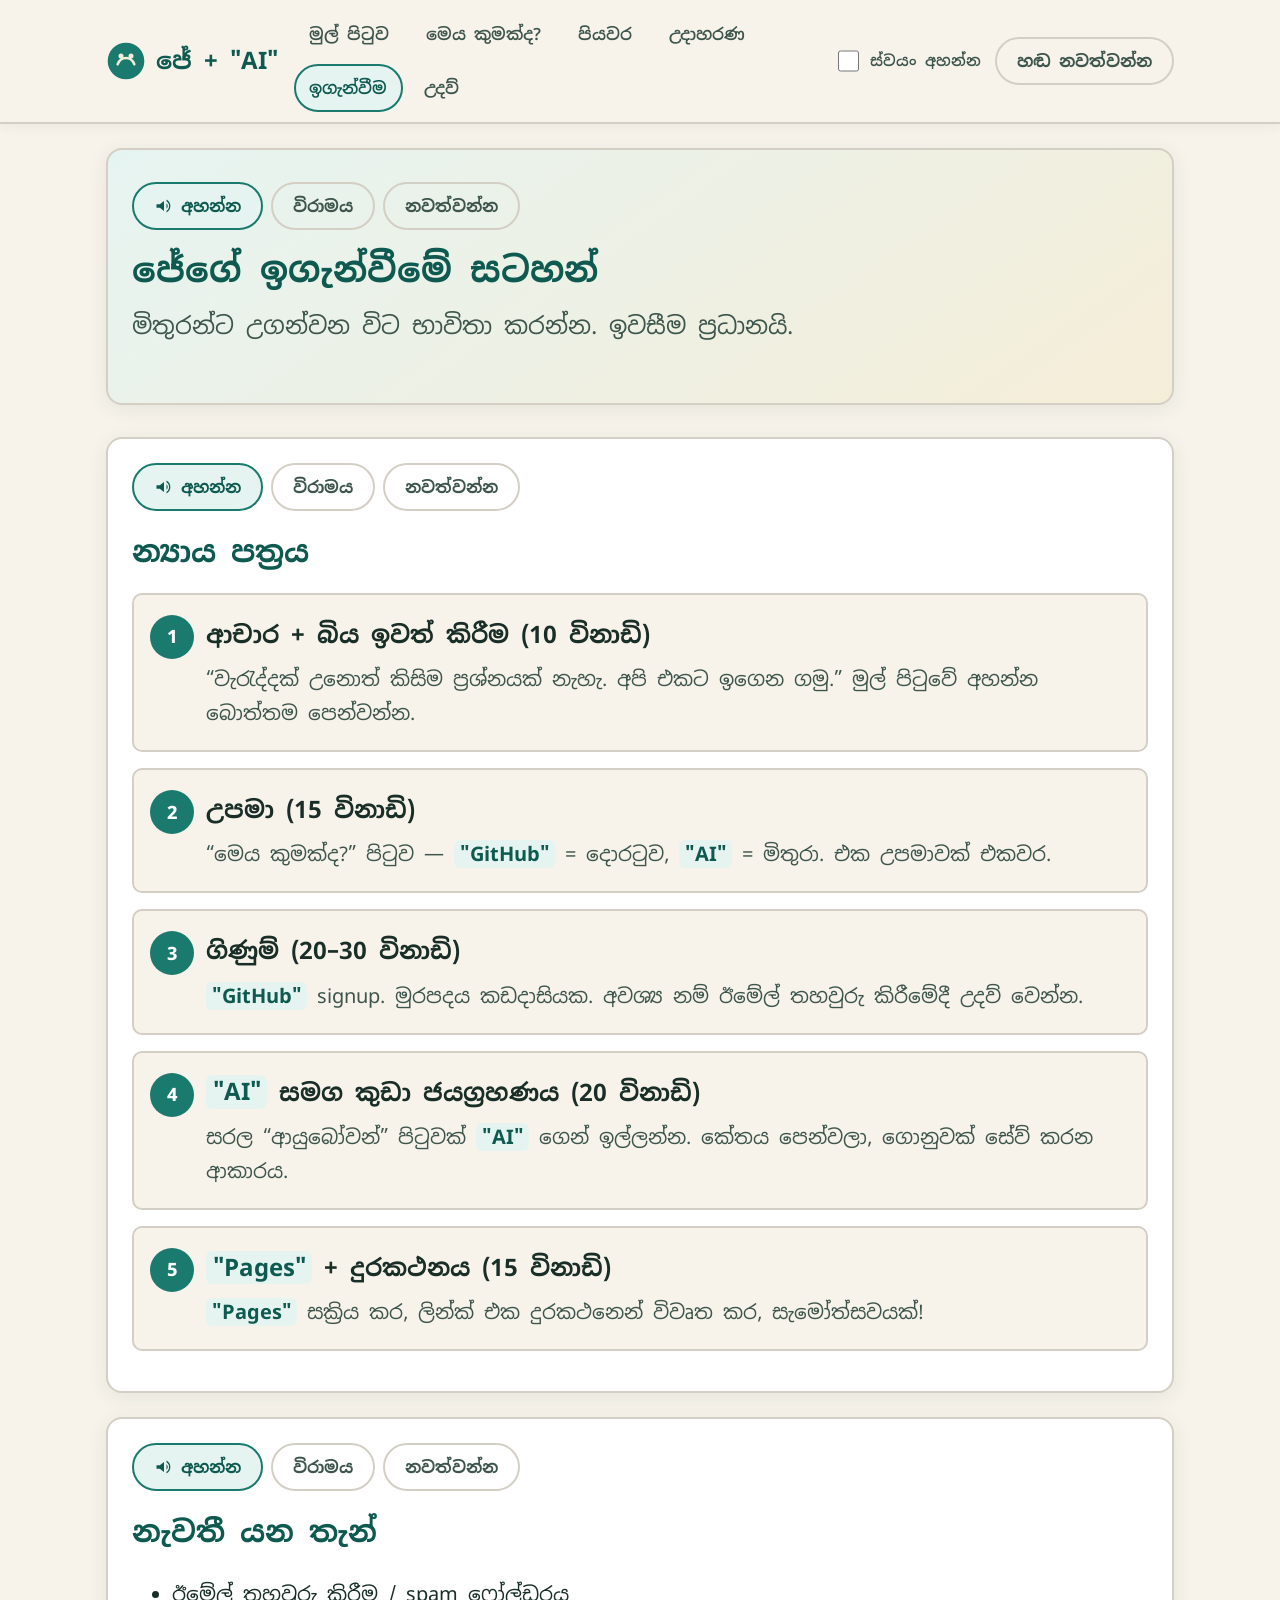
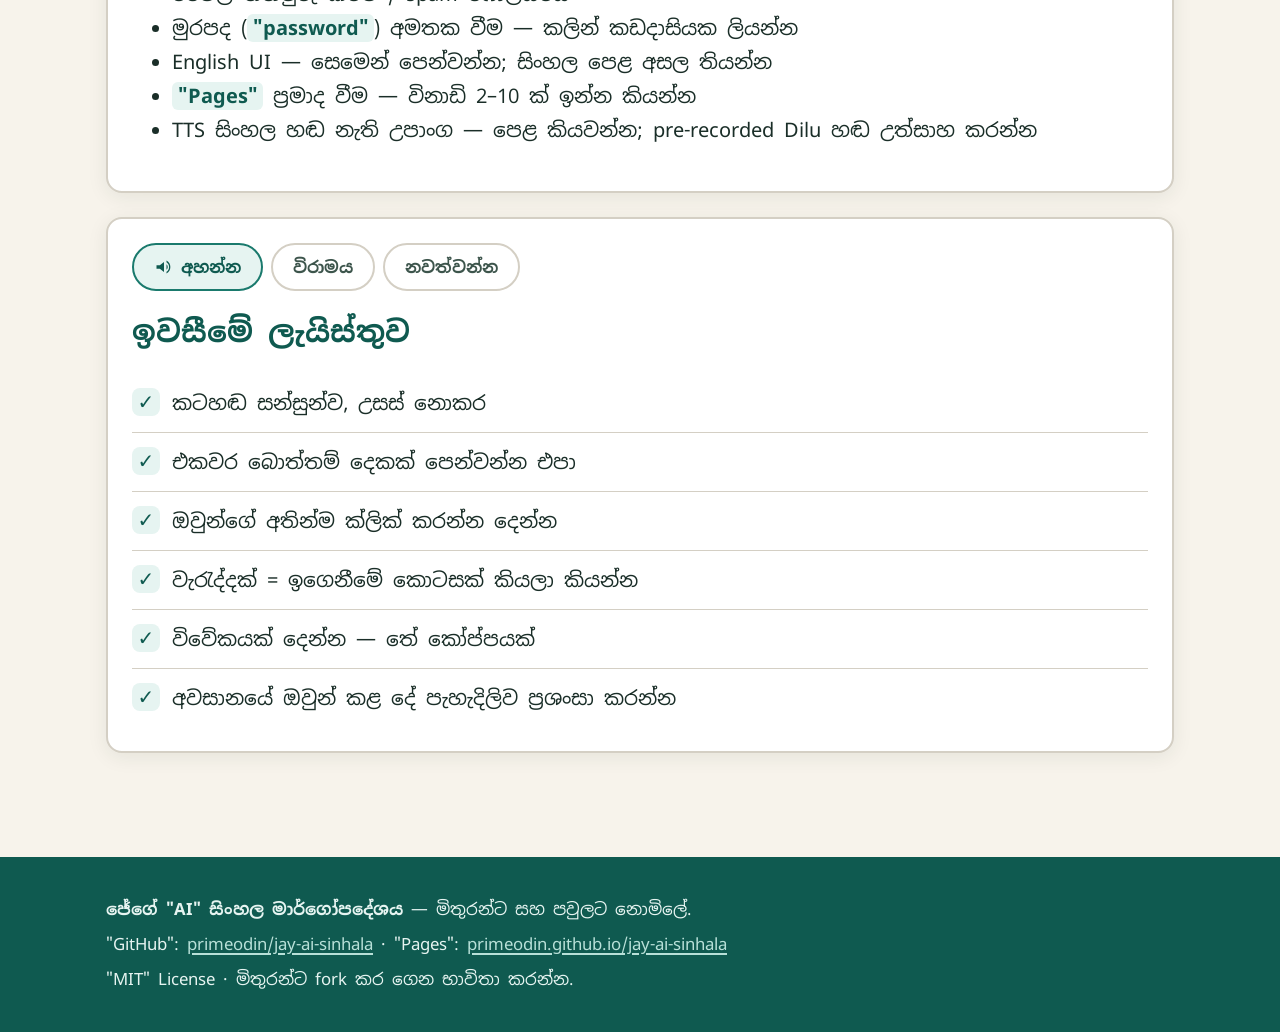
<file: docs/teaching.html>
<!DOCTYPE html>
<html lang="si">
<head>
  <meta charset="utf-8" />
  <meta name="viewport" content="width=device-width, initial-scale=1" />
  <meta name="description" content="ජේ ඉගැන්වීම — &quot;GitHub&quot; සහ &quot;AI&quot; මෙවලම් සිංහලෙන්, වැඩිහිටියන්ට සරලව." />
  <title>ඉගැන්වීමේ සටහන් · ජේ + "AI" සිංහල</title>
  <link rel="preconnect" href="https://fonts.googleapis.com" />
  <link rel="preconnect" href="https://fonts.gstatic.com" crossorigin />
  <link href="https://fonts.googleapis.com/css2?family=Noto+Sans+Sinhala:wght@400;600;700;800&display=swap" rel="stylesheet" />
  <link rel="stylesheet" href="css/style.css" />
</head>
<body>
  <a class="skip" href="#main">ප්‍රධාන අන්තර්ගතයට යන්න</a>
  <header class="site-header">
    <div class="nav-inner">
      <a class="brand" href="index.html">
        <svg viewBox="0 0 48 48" aria-hidden="true"><circle cx="24" cy="24" r="22" fill="#1a7a6d"/><path d="M14 28c4-10 16-10 20 0" stroke="#f5edd8" stroke-width="3" fill="none" stroke-linecap="round"/><circle cx="18" cy="18" r="3" fill="#f5edd8"/><circle cx="30" cy="18" r="3" fill="#f5edd8"/></svg>
        ජේ + "AI"
      </a>
      <ul class="nav-links">
        <li><a href="index.html">මුල් පිටුව</a></li>
        <li><a href="what.html">මෙය කුමක්ද?</a></li>
        <li><a href="steps.html">පියවර</a></li>
        <li><a href="examples.html">උදාහරණ</a></li>
        <li><a href="teaching.html">ඉගැන්වීම</a></li>
        <li><a href="help.html">උදව්</a></li>
      </ul>
      <div class="nav-tools">
        <label class="toggle" title="පිටුව විවෘත වූ විට පළමු කොටස අහන්න">
          <input type="checkbox" id="auto-read-toggle" />
          ස්වයං අහන්න
        </label>
        <button type="button" class="btn btn-ghost" id="stop-all-speech">හඬ නවත්වන්න</button>
      </div>
    </div>
  </header>

  <main id="main" class="wrap">

    <section class="hero" data-listen-root id="teach-hero" data-audio="audio/teach-hero.mp3" data-speak="ජේගේ ඉගැන්වීමේ සටහන්. මිතුරන්ට උගන්වන විට භාවිතා කරන්න. ඉවසීම ප්‍රධානයි.">
      <h1>ජේගේ ඉගැන්වීමේ සටහන්</h1>
      <p class="lead">මිතුරන්ට උගන්වන විට භාවිතා කරන්න. ඉවසීම ප්‍රධානයි.</p>
    </section>

    <section class="section" data-listen-root id="teach-agenda" data-audio="audio/teach-agenda.mp3" data-speak="න්‍යාය පත්‍රය. ආචාර සහ බිය ඉවත් කිරීම. උපමා — ගිට්හබ් කියන්නේ දොරටුව, ඒ අයි කියන්නේ මිතුරා. ගිණුම් සාදන්න. ඒ අයි සමග කුඩා ජයග්‍රහණය. ගිට්හබ් පේජස් සහ දුරකථනයෙන් විවෘත කිරීම.">
      <h2>න්‍යාය පත්‍රය</h2>
      <ol class="steps">
        <li>
          <h3>ආචාර + බිය ඉවත් කිරීම (10 විනාඩි)</h3>
          <p>“වැරැද්දක් උනොත් කිසිම ප්‍රශ්නයක් නැහැ. අපි එකට ඉගෙන ගමු.” මුල් පිටුවේ අහන්න බොත්තම පෙන්වන්න.</p>
        </li>
        <li>
          <h3>උපමා (15 විනාඩි)</h3>
          <p>“මෙය කුමක්ද?” පිටුව —
            <span class="term" data-speak="ගිට්හබ්">"GitHub"</span> = දොරටුව,
            <span class="term" data-speak="ඒ අයි">"AI"</span> = මිතුරා. එක උපමාවක් එකවර.</p>
        </li>
        <li>
          <h3>ගිණුම් (20–30 විනාඩි)</h3>
          <p><span class="term" data-speak="ගිට්හබ්">"GitHub"</span> signup. මුරපදය කඩදාසියක. අවශ්‍ය නම් ඊමේල් තහවුරු කිරීමේදී උදව් වෙන්න.</p>
        </li>
        <li>
          <h3><span class="term" data-speak="ඒ අයි">"AI"</span> සමග කුඩා ජයග්‍රහණය (20 විනාඩි)</h3>
          <p>සරල “ආයුබෝවන්” පිටුවක් <span class="term" data-speak="ඒ අයි">"AI"</span> ගෙන් ඉල්ලන්න. කේතය පෙන්වලා, ගොනුවක් සේව් කරන ආකාරය.</p>
        </li>
        <li>
          <h3><span class="term" data-speak="පේජස්">"Pages"</span> + දුරකථනය (15 විනාඩි)</h3>
          <p><span class="term" data-speak="පේජස්">"Pages"</span> සක්‍රිය කර, ලින්ක් එක දුරකථනෙන් විවෘත කර, සැමෝත්සවයක්!</p>
        </li>
      </ol>
    </section>

    <section class="section" data-listen-root id="teach-stuck" data-audio="audio/teach-stuck.mp3" data-speak="නැවතී යන තැන්. ඊමේල් තහවුරු කිරීම. පාස්වර්ඩ් අමතක වීම — කලින් කඩදාසියක ලියන්න. ඉංග්‍රීසි තිරය — සෙමෙන් පෙන්වන්න. පේජස් ප්‍රමාද වීම — විනාඩි කිහිපයක් ඉන්න. හඬ නැති උපාංගවල පෙළ කියවන්න.">
      <h2>නැවතී යන තැන්</h2>
      <ul>
        <li>ඊමේල් තහවුරු කිරීම / spam ෆෝල්ඩරය</li>
        <li>මුරපද (<span class="term" data-speak="පාස්වර්ඩ්">"password"</span>) අමතක වීම — කලින් කඩදාසියක ලියන්න</li>
        <li>English UI — සෙමෙන් පෙන්වන්න; සිංහල පෙළ අසල තියන්න</li>
        <li><span class="term" data-speak="පේජස්">"Pages"</span> ප්‍රමාද වීම — විනාඩි 2–10 ක් ඉන්න කියන්න</li>
        <li>TTS සිංහල හඬ නැති උපාංග — පෙළ කියවන්න; pre-recorded Dilu හඬ උත්සාහ කරන්න</li>
      </ul>
    </section>

    <section class="section" data-listen-root id="teach-patience" data-audio="audio/teach-patience.mp3" data-speak="ඉවසීමේ ලැයිස්තුව. කටහඬ සන්සුන්ව. එකවර බොත්තම් දෙකක් පෙන්වන්න එපා. ඔවුන්ගේ අතින්ම ක්ලික් කරන්න දෙන්න. වැරැද්දක් ඉගෙනීමේ කොටසක්. විවේකයක් දෙන්න. අවසානයේ ප්‍රශංසා කරන්න.">
      <h2>ඉවසීමේ ලැයිස්තුව</h2>
      <ul class="check-list">
        <li><span class="mark">✓</span> කටහඬ සන්සුන්ව, උසස් නොකර</li>
        <li><span class="mark">✓</span> එකවර බොත්තම් දෙකක් පෙන්වන්න එපා</li>
        <li><span class="mark">✓</span> ඔවුන්ගේ අතින්ම ක්ලික් කරන්න දෙන්න</li>
        <li><span class="mark">✓</span> වැරැද්දක් = ඉගෙනීමේ කොටසක් කියලා කියන්න</li>
        <li><span class="mark">✓</span> විවේකයක් දෙන්න — තේ කෝප්පයක්</li>
        <li><span class="mark">✓</span> අවසානයේ ඔවුන් කළ දේ පැහැදිලිව ප්‍රශංසා කරන්න</li>
      </ul>
    </section>

  </main>

  <footer class="site-footer">
    <div class="wrap">
      <p><strong>ජේගේ "AI" සිංහල මාර්ගෝපදේශය</strong> — මිතුරන්ට සහ පවුලට නොමිලේ.</p>
      <p>"GitHub": <a href="https://github.com/primeodin/jay-ai-sinhala">primeodin/jay-ai-sinhala</a>
         · "Pages": <a href="https://primeodin.github.io/jay-ai-sinhala/">primeodin.github.io/jay-ai-sinhala</a></p>
      <p>"MIT" License · මිතුරන්ට fork කර ගෙන භාවිතා කරන්න.</p>
    </div>
  </footer>
  <script src="js/main.js"></script>

</body>
</html>
</file>
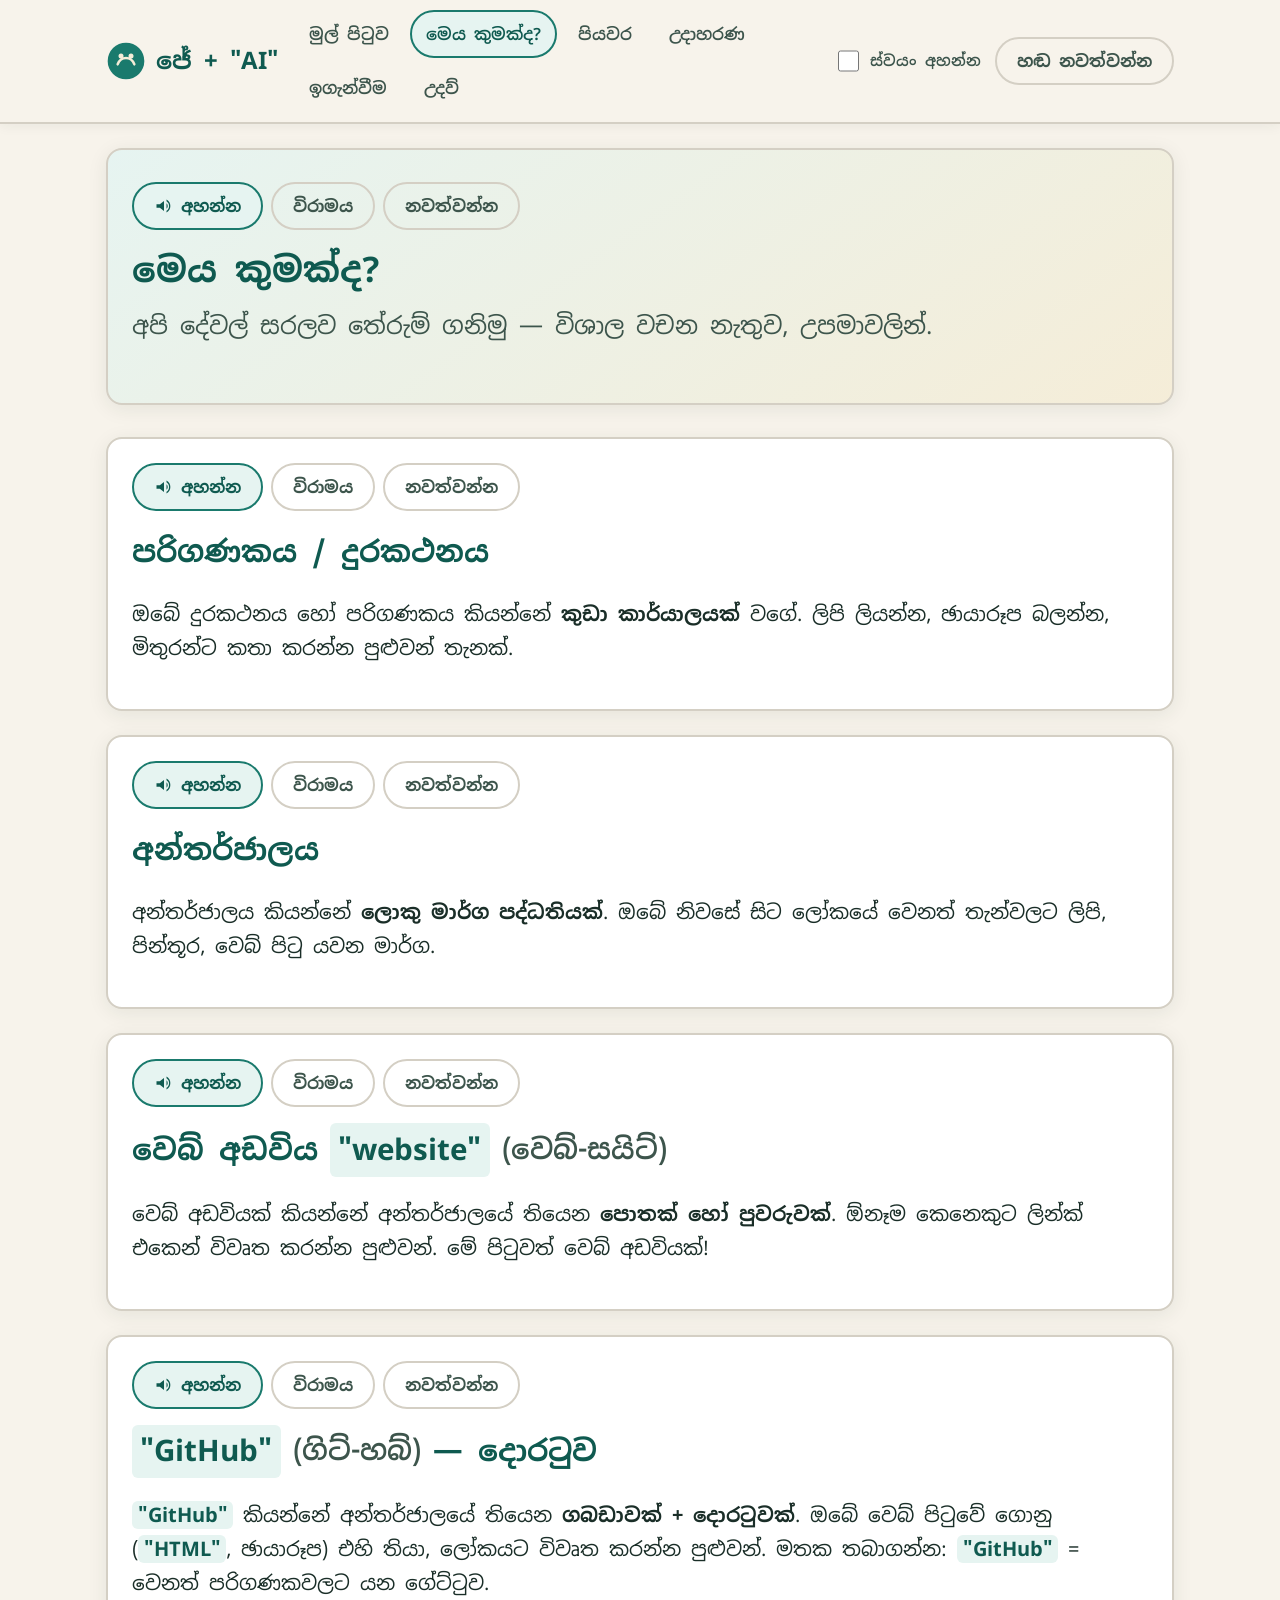
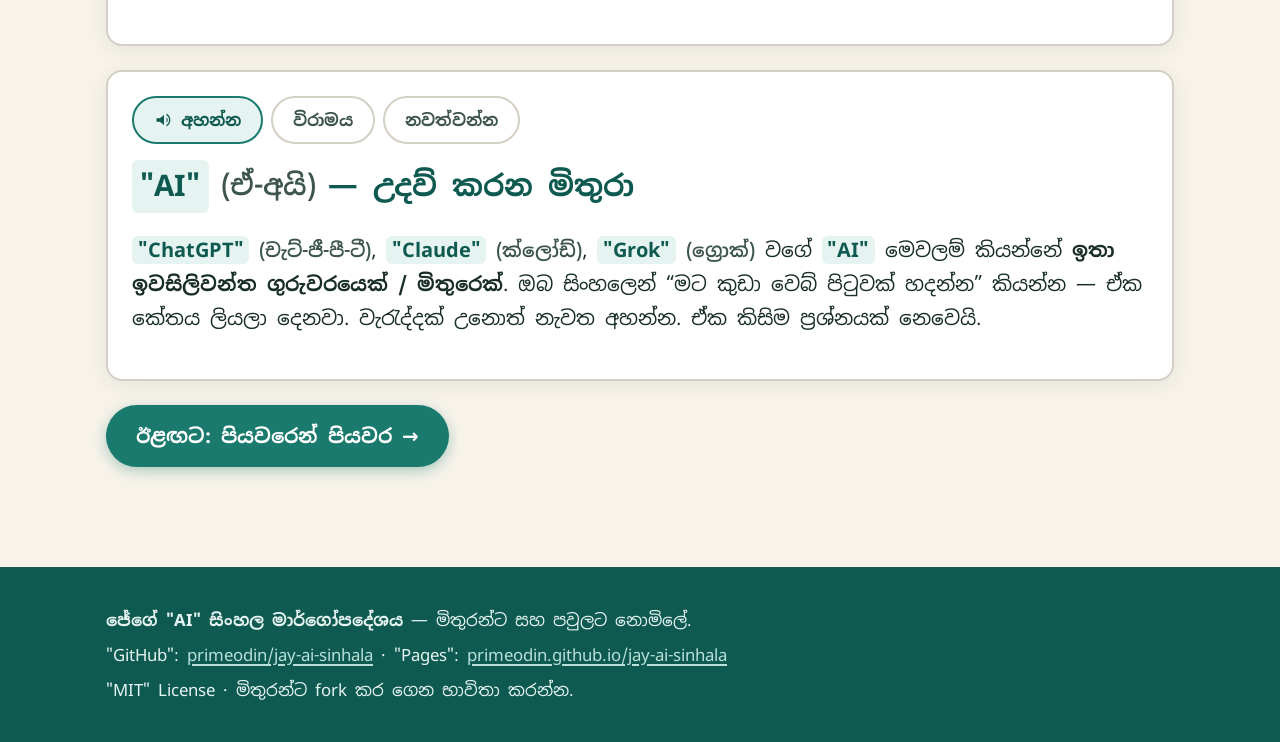
<file: docs/what.html>
<!DOCTYPE html>
<html lang="si">
<head>
  <meta charset="utf-8" />
  <meta name="viewport" content="width=device-width, initial-scale=1" />
  <meta name="description" content="ජේ ඉගැන්වීම — &quot;GitHub&quot; සහ &quot;AI&quot; මෙවලම් සිංහලෙන්, වැඩිහිටියන්ට සරලව." />
  <title>මෙය කුමක්ද? · ජේ + "AI" සිංහල</title>
  <link rel="preconnect" href="https://fonts.googleapis.com" />
  <link rel="preconnect" href="https://fonts.gstatic.com" crossorigin />
  <link href="https://fonts.googleapis.com/css2?family=Noto+Sans+Sinhala:wght@400;600;700;800&display=swap" rel="stylesheet" />
  <link rel="stylesheet" href="css/style.css" />
</head>
<body>
  <a class="skip" href="#main">ප්‍රධාන අන්තර්ගතයට යන්න</a>
  <header class="site-header">
    <div class="nav-inner">
      <a class="brand" href="index.html">
        <svg viewBox="0 0 48 48" aria-hidden="true"><circle cx="24" cy="24" r="22" fill="#1a7a6d"/><path d="M14 28c4-10 16-10 20 0" stroke="#f5edd8" stroke-width="3" fill="none" stroke-linecap="round"/><circle cx="18" cy="18" r="3" fill="#f5edd8"/><circle cx="30" cy="18" r="3" fill="#f5edd8"/></svg>
        ජේ + "AI"
      </a>
      <ul class="nav-links">
        <li><a href="index.html">මුල් පිටුව</a></li>
        <li><a href="what.html">මෙය කුමක්ද?</a></li>
        <li><a href="steps.html">පියවර</a></li>
        <li><a href="examples.html">උදාහරණ</a></li>
        <li><a href="teaching.html">ඉගැන්වීම</a></li>
        <li><a href="help.html">උදව්</a></li>
      </ul>
      <div class="nav-tools">
        <label class="toggle" title="පිටුව විවෘත වූ විට පළමු කොටස අහන්න">
          <input type="checkbox" id="auto-read-toggle" />
          ස්වයං අහන්න
        </label>
        <button type="button" class="btn btn-ghost" id="stop-all-speech">හඬ නවත්වන්න</button>
      </div>
    </div>
  </header>

  <main id="main" class="wrap">

    <section class="hero" data-listen-root id="what-hero" data-audio="audio/what-hero.mp3" data-speak="මෙය කුමක්ද? අපි දේවල් සරලව තේරුම් ගනිමු — විශාල වචන නැතුව, උපමාවලින්.">
      <h1>මෙය කුමක්ද?</h1>
      <p class="lead">අපි දේවල් සරලව තේරුම් ගනිමු — විශාල වචන නැතුව, උපමාවලින්.</p>
    </section>

    <section class="section" data-listen-root id="meta-computer" data-audio="audio/what-computer.mp3" data-speak="පරිගණකය හෝ දුරකථනය. ඔබේ දුරකථනය හෝ පරිගණකය කියන්නේ කුඩා කාර්යාලයක් වගේ. ලිපි ලියන්න, ඡායාරූප බලන්න, මිතුරන්ට කතා කරන්න පුළුවන් තැනක්.">
      <h2>පරිගණකය / දුරකථනය</h2>
      <p>
        ඔබේ දුරකථනය හෝ පරිගණකය කියන්නේ <strong>කුඩා කාර්යාලයක්</strong> වගේ.
        ලිපි ලියන්න, ඡායාරූප බලන්න, මිතුරන්ට කතා කරන්න පුළුවන් තැනක්.
      </p>
    </section>

    <section class="section" data-listen-root id="meta-internet" data-audio="audio/what-internet.mp3" data-speak="අන්තර්ජාලය. අන්තර්ජාලය කියන්නේ ලොකු මාර්ග පද්ධතියක්. ඔබේ නිවසේ සිට ලෝකයේ වෙනත් තැන්වලට ලිපි, පින්තූර, වෙබ් පිටු යවන මාර්ග.">
      <h2>අන්තර්ජාලය</h2>
      <p>
        අන්තර්ජාලය කියන්නේ <strong>ලොකු මාර්ග පද්ධතියක්</strong>.
        ඔබේ නිවසේ සිට ලෝකයේ වෙනත් තැන්වලට ලිපි, පින්තූර, වෙබ් පිටු යවන මාර්ග.
      </p>
    </section>

    <section class="section" data-listen-root id="meta-website" data-audio="audio/what-website.mp3" data-speak="වෙබ් අඩවිය, වෙබ්සයිට්. වෙබ් අඩවියක් කියන්නේ අන්තර්ජාලයේ තියෙන පොතක් හෝ පුවරුවක්. ඕනෑම කෙනෙකුට ලින්ක් එකෙන් විවෘත කරන්න පුළුවන්. මේ පිටුවත් වෙබ් අඩවියක්!">
      <h2>වෙබ් අඩවිය <span class="term" data-speak="වෙබ්සයිට්">"website"</span> <span class="pron">(වෙබ්-සයිට්)</span></h2>
      <p>
        වෙබ් අඩවියක් කියන්නේ අන්තර්ජාලයේ තියෙන <strong>පොතක් හෝ පුවරුවක්</strong>.
        ඕනෑම කෙනෙකුට ලින්ක් එකෙන් විවෘත කරන්න පුළුවන්.
        මේ පිටුවත් වෙබ් අඩවියක්!
      </p>
    </section>

    <section class="section" data-listen-root id="meta-github" data-audio="audio/what-github.mp3" data-speak="ගිට්හබ් — දොරටුව. ගිට්හබ් කියන්නේ අන්තර්ජාලයේ තියෙන ගබඩාවක් සහ දොරටුවක්. ඔබේ වෙබ් පිටුවේ ගොනු එහි තියා, ලෝකයට විවෘත කරන්න පුළුවන්. මතක තබාගන්න: ගිට්හබ් කියන්නේ වෙනත් පරිගණකවලට යන ගේට්ටුව.">
      <h2><span class="term" data-speak="ගිට්හබ්">"GitHub"</span> <span class="pron">(ගිට්-හබ්)</span> — දොරටුව</h2>
      <p>
        <span class="term" data-speak="ගිට්හබ්">"GitHub"</span> කියන්නේ අන්තර්ජාලයේ තියෙන <strong>ගබඩාවක් + දොරටුවක්</strong>.
        ඔබේ වෙබ් පිටුවේ ගොනු (<span class="term">"HTML"</span>, ඡායාරූප) එහි තියා, ලෝකයට විවෘත කරන්න පුළුවන්.
        මතක තබාගන්න: <span class="term" data-speak="ගිට්හබ්">"GitHub"</span> = වෙනත් පරිගණකවලට යන ගේට්ටුව.
      </p>
    </section>

    <section class="section" data-listen-root id="meta-ai" data-audio="audio/what-ai.mp3" data-speak="ඒ අයි — උදව් කරන මිතුරා. චැට් ජී පී ටී, ක්ලෝඩ්, ග්‍රොක් වගේ ඒ අයි මෙවලම් කියන්නේ ඉතා ඉවසිලිවන්ත ගුරුවරයෙක් හෝ මිතුරෙක්. ඔබ සිංහලෙන් මට කුඩා වෙබ් පිටුවක් හදන්න කියන්න — ඒක කේතය ලියලා දෙනවා. වැරැද්දක් උනොත් නැවත අහන්න. ඒක කිසිම ප්‍රශ්නයක් නෙවෙයි.">
      <h2><span class="term" data-speak="ඒ අයි">"AI"</span> <span class="pron">(ඒ-අයි)</span> — උදව් කරන මිතුරා</h2>
      <p>
        <span class="term" data-speak="චැට් ජී පී ටී">"ChatGPT"</span> <span class="pron">(චැට්-ජී-පී-ටී)</span>,
        <span class="term" data-speak="ක්ලෝඩ්">"Claude"</span> <span class="pron">(ක්ලෝඩ්)</span>,
        <span class="term" data-speak="ග්‍රොක්">"Grok"</span> <span class="pron">(ග්‍රොක්)</span>
        වගේ <span class="term" data-speak="ඒ අයි">"AI"</span> මෙවලම් කියන්නේ <strong>ඉතා ඉවසිලිවන්ත ගුරුවරයෙක් / මිතුරෙක්</strong>.
        ඔබ සිංහලෙන් “මට කුඩා වෙබ් පිටුවක් හදන්න” කියන්න — ඒක කේතය ලියලා දෙනවා.
        වැරැද්දක් උනොත් නැවත අහන්න. ඒක කිසිම ප්‍රශ්නයක් නෙවෙයි.
      </p>
    </section>

    <p style="margin-top:1.5rem">
      <a class="btn btn-primary btn-lg" href="steps.html">ඊළඟට: පියවරෙන් පියවර →</a>
    </p>

  </main>

  <footer class="site-footer">
    <div class="wrap">
      <p><strong>ජේගේ "AI" සිංහල මාර්ගෝපදේශය</strong> — මිතුරන්ට සහ පවුලට නොමිලේ.</p>
      <p>"GitHub": <a href="https://github.com/primeodin/jay-ai-sinhala">primeodin/jay-ai-sinhala</a>
         · "Pages": <a href="https://primeodin.github.io/jay-ai-sinhala/">primeodin.github.io/jay-ai-sinhala</a></p>
      <p>"MIT" License · මිතුරන්ට fork කර ගෙන භාවිතා කරන්න.</p>
    </div>
  </footer>
  <script src="js/main.js"></script>

</body>
</html>
</file>
<file: docs/css/style.css>
/* Jay AI Sinhala — warm, calm, elder-friendly */
:root {
  --bg: #f7f3eb;
  --bg-card: #ffffff;
  --ink: #1a2e28;
  --ink-soft: #3d554c;
  --teal: #1a7a6d;
  --teal-dark: #0f5a50;
  --teal-light: #e6f4f1;
  --gold: #c4a35a;
  --gold-soft: #f5edd8;
  --coral: #c45c4a;
  --border: #d4cfc4;
  --shadow: 0 4px 20px rgba(26, 46, 40, 0.08);
  --radius: 16px;
  --radius-sm: 10px;
  --font: "Noto Sans Sinhala", "Iskoola Pota", "Nirmala UI", system-ui, sans-serif;
  --fs: 1.25rem;
  --fs-lg: 1.5rem;
  --fs-xl: 1.85rem;
  --fs-sm: 1.05rem;
  --tap: 48px;
}

*, *::before, *::after { box-sizing: border-box; }

html {
  scroll-behavior: smooth;
  font-size: 16px;
}

body {
  margin: 0;
  font-family: var(--font);
  font-size: var(--fs);
  line-height: 1.7;
  color: var(--ink);
  background: var(--bg);
  min-height: 100vh;
}

img, svg { max-width: 100%; height: auto; display: block; }

a {
  color: var(--teal-dark);
  text-decoration-thickness: 2px;
  text-underline-offset: 3px;
}
a:hover { color: var(--teal); }

.skip {
  position: absolute;
  left: -9999px;
  top: 0;
  background: var(--teal);
  color: #fff;
  padding: 0.75rem 1.25rem;
  z-index: 1000;
  border-radius: var(--radius-sm);
}
.skip:focus { left: 1rem; top: 1rem; }

.site-header {
  position: sticky;
  top: 0;
  z-index: 100;
  background: rgba(247, 243, 235, 0.95);
  backdrop-filter: blur(8px);
  border-bottom: 2px solid var(--border);
  box-shadow: 0 2px 12px rgba(26, 46, 40, 0.06);
}

.nav-inner {
  max-width: 1100px;
  margin: 0 auto;
  padding: 0.65rem 1rem;
  display: flex;
  flex-wrap: wrap;
  align-items: center;
  gap: 0.5rem 1rem;
}

.brand {
  display: flex;
  align-items: center;
  gap: 0.6rem;
  font-weight: 700;
  font-size: var(--fs-lg);
  color: var(--teal-dark);
  text-decoration: none;
}
.brand svg { width: 40px; height: 40px; flex-shrink: 0; }

.nav-links {
  display: flex;
  flex-wrap: wrap;
  gap: 0.35rem;
  list-style: none;
  margin: 0;
  padding: 0;
  flex: 1;
}

.nav-links a {
  display: inline-flex;
  align-items: center;
  min-height: var(--tap);
  padding: 0.4rem 0.85rem;
  border-radius: 999px;
  text-decoration: none;
  color: var(--ink-soft);
  font-size: var(--fs-sm);
  font-weight: 600;
  border: 2px solid transparent;
}
.nav-links a:hover,
.nav-links a[aria-current="page"] {
  background: var(--teal-light);
  color: var(--teal-dark);
  border-color: var(--teal);
}

.nav-tools {
  display: flex;
  flex-wrap: wrap;
  gap: 0.4rem;
  align-items: center;
}

.btn {
  display: inline-flex;
  align-items: center;
  justify-content: center;
  gap: 0.45rem;
  min-height: var(--tap);
  padding: 0.55rem 1.25rem;
  font-family: inherit;
  font-size: var(--fs-sm);
  font-weight: 700;
  border-radius: 999px;
  border: 2px solid transparent;
  cursor: pointer;
  text-decoration: none;
  transition: background 0.15s, transform 0.1s, box-shadow 0.15s;
}
.btn:active { transform: scale(0.98); }
.btn:focus-visible {
  outline: 3px solid var(--gold);
  outline-offset: 2px;
}

.btn-primary {
  background: var(--teal);
  color: #fff;
  box-shadow: 0 4px 14px rgba(26, 122, 109, 0.35);
}
.btn-primary:hover { background: var(--teal-dark); color: #fff; }

.btn-secondary {
  background: var(--gold-soft);
  color: var(--ink);
  border-color: var(--gold);
}
.btn-secondary:hover { background: #efe2c0; }

.btn-listen {
  background: var(--teal-light);
  color: var(--teal-dark);
  border-color: var(--teal);
}
.btn-listen:hover { background: #d0ebe6; }
.btn-listen.is-playing {
  background: var(--coral);
  color: #fff;
  border-color: var(--coral);
}

.btn-ghost {
  background: transparent;
  color: var(--ink-soft);
  border-color: var(--border);
}
.btn-ghost:hover { background: #fff; }

.btn-lg {
  min-height: 56px;
  padding: 0.75rem 1.75rem;
  font-size: var(--fs);
}

.wrap {
  max-width: 1100px;
  margin: 0 auto;
  padding: 1.5rem 1rem 3rem;
}

.hero {
  background: linear-gradient(145deg, var(--teal-light) 0%, var(--gold-soft) 100%);
  border-radius: var(--radius);
  padding: 2rem 1.5rem;
  margin-bottom: 2rem;
  box-shadow: var(--shadow);
  border: 2px solid var(--border);
}
.hero h1 {
  margin: 0 0 0.75rem;
  font-size: clamp(1.6rem, 4vw, 2.2rem);
  line-height: 1.35;
  color: var(--teal-dark);
}
.hero .lead {
  font-size: var(--fs-lg);
  color: var(--ink-soft);
  margin: 0 0 1.5rem;
  max-width: 40em;
}
.hero-actions {
  display: flex;
  flex-wrap: wrap;
  gap: 0.75rem;
}

.card-grid {
  display: grid;
  grid-template-columns: repeat(auto-fit, minmax(260px, 1fr));
  gap: 1.25rem;
  margin: 1.5rem 0;
}

.card {
  background: var(--bg-card);
  border: 2px solid var(--border);
  border-radius: var(--radius);
  padding: 1.35rem;
  box-shadow: var(--shadow);
}
.card h2, .card h3 {
  margin: 0.5rem 0 0.6rem;
  font-size: var(--fs-lg);
  color: var(--teal-dark);
}
.card p { margin: 0; color: var(--ink-soft); }
.card .icon-wrap {
  width: 56px;
  height: 56px;
  border-radius: 14px;
  background: var(--teal-light);
  display: flex;
  align-items: center;
  justify-content: center;
}
.card .icon-wrap svg { width: 32px; height: 32px; }

.section {
  background: var(--bg-card);
  border: 2px solid var(--border);
  border-radius: var(--radius);
  padding: 1.5rem;
  margin-bottom: 1.5rem;
  box-shadow: var(--shadow);
}
.section h2 {
  margin: 0 0 1rem;
  font-size: var(--fs-xl);
  color: var(--teal-dark);
  display: flex;
  flex-wrap: wrap;
  align-items: center;
  gap: 0.75rem;
}
.section h3 {
  margin: 1.25rem 0 0.5rem;
  font-size: var(--fs-lg);
  color: var(--ink);
}

.listen-bar {
  display: flex;
  flex-wrap: wrap;
  gap: 0.5rem;
  margin-bottom: 1rem;
}

.steps {
  list-style: none;
  margin: 0;
  padding: 0;
  counter-reset: step;
}
.steps > li {
  position: relative;
  padding: 1.25rem 1.25rem 1.25rem 4.5rem;
  margin-bottom: 1rem;
  background: var(--bg);
  border-radius: var(--radius-sm);
  border: 2px solid var(--border);
  counter-increment: step;
}
.steps > li::before {
  content: counter(step);
  position: absolute;
  left: 1rem;
  top: 1.25rem;
  width: 2.75rem;
  height: 2.75rem;
  border-radius: 50%;
  background: var(--teal);
  color: #fff;
  font-weight: 800;
  display: flex;
  align-items: center;
  justify-content: center;
  font-size: 1.15rem;
}
.steps > li h3 {
  margin: 0 0 0.4rem;
  font-size: var(--fs-lg);
}
.steps > li p { margin: 0; color: var(--ink-soft); }

.safety {
  background: #fff5f3;
  border: 2px solid #e8a99f;
  border-radius: var(--radius-sm);
  padding: 1rem 1.25rem;
  margin: 1rem 0;
}
.safety strong { color: var(--coral); }

.note {
  background: var(--gold-soft);
  border: 2px solid var(--gold);
  border-radius: var(--radius-sm);
  padding: 1rem 1.25rem;
  margin: 1rem 0;
}


.faq details {
  background: var(--bg);
  border: 2px solid var(--border);
  border-radius: var(--radius-sm);
  padding: 0.85rem 1.15rem;
  margin-bottom: 0.75rem;
}
.faq summary {
  cursor: pointer;
  font-weight: 700;
  font-size: var(--fs);
  color: var(--teal-dark);
  min-height: var(--tap);
  display: flex;
  align-items: center;
  list-style: none;
}
.faq summary::-webkit-details-marker { display: none; }
.faq summary::before {
  content: "▸ ";
  margin-right: 0.35rem;
  color: var(--teal);
}
.faq details[open] summary::before { content: "▾ "; }
.faq details p { margin: 0.5rem 0 0.25rem; color: var(--ink-soft); }

.check-list {
  list-style: none;
  margin: 0;
  padding: 0;
}
.check-list li {
  display: flex;
  gap: 0.75rem;
  align-items: flex-start;
  padding: 0.75rem 0;
  border-bottom: 1px solid var(--border);
  font-size: var(--fs);
}
.check-list li:last-child { border-bottom: none; }
.check-list .mark {
  flex-shrink: 0;
  width: 28px;
  height: 28px;
  border-radius: 8px;
  background: var(--teal-light);
  color: var(--teal-dark);
  display: flex;
  align-items: center;
  justify-content: center;
  font-weight: 800;
  margin-top: 0.15rem;
}

.demo-frame {
  border: 3px dashed var(--teal);
  border-radius: var(--radius);
  padding: 1rem;
  background: #fff;
  margin: 1rem 0;
}
.demo-frame iframe {
  width: 100%;
  min-height: 420px;
  border: 2px solid var(--border);
  border-radius: var(--radius-sm);
}

.placeholder-slot {
  border: 2px dashed #9ab5ae;
  border-radius: var(--radius-sm);
  background: #f0f7f5;
  padding: 1.5rem;
  text-align: center;
  color: var(--ink-soft);
  min-height: 100px;
  display: flex;
  flex-direction: column;
  align-items: center;
  justify-content: center;
  gap: 0.35rem;
}
.placeholder-slot .label {
  font-weight: 700;
  color: var(--teal-dark);
  font-size: var(--fs-sm);
}

.site-footer {
  background: var(--teal-dark);
  color: #e6f4f1;
  padding: 2rem 1rem;
  margin-top: 2rem;
}
.site-footer .wrap { padding-top: 0; padding-bottom: 0; }
.site-footer a { color: #b8e0d8; }
.site-footer p { margin: 0.4rem 0; font-size: var(--fs-sm); }

.tts-toast {
  position: fixed;
  bottom: 1.25rem;
  left: 50%;
  transform: translateX(-50%);
  background: var(--ink);
  color: #fff;
  padding: 0.85rem 1.35rem;
  border-radius: var(--radius-sm);
  font-size: var(--fs-sm);
  max-width: 90vw;
  z-index: 200;
  box-shadow: 0 8px 24px rgba(0,0,0,0.25);
  display: none;
}
.tts-toast.show { display: block; }

.toggle {
  display: inline-flex;
  align-items: center;
  gap: 0.45rem;
  font-size: 0.95rem;
  font-weight: 600;
  color: var(--ink-soft);
  cursor: pointer;
  min-height: var(--tap);
  padding: 0 0.5rem;
}
.toggle input {
  width: 1.35rem;
  height: 1.35rem;
  accent-color: var(--teal);
}

@media (max-width: 720px) {
  .nav-links { width: 100%; order: 3; }
  .nav-links a { font-size: 0.95rem; padding: 0.35rem 0.65rem; }
  .steps > li { padding-left: 1.25rem; padding-top: 4rem; }
  .steps > li::before { top: 0.85rem; left: 1rem; }
}

@media (prefers-reduced-motion: reduce) {
  html { scroll-behavior: auto; }
  .btn { transition: none; }
}


/* English tech terms in quotes + Sinhala pronunciation */
.term {
  font-weight: 700;
  color: var(--teal-dark);
  font-family: var(--font), ui-monospace, monospace;
  background: var(--teal-light);
  padding: 0.05em 0.28em;
  border-radius: 6px;
  white-space: nowrap;
}
.pron {
  color: var(--ink-soft);
  font-weight: 600;
  font-size: 0.95em;
  white-space: nowrap;
}

.glossary-lead {
  margin: 0 0 1rem;
  color: var(--ink-soft);
}
.glossary-list {
  display: grid;
  grid-template-columns: repeat(auto-fit, minmax(220px, 1fr));
  gap: 0.65rem 1rem;
  margin: 0;
}
.glossary-list > div {
  display: flex;
  flex-wrap: wrap;
  align-items: baseline;
  gap: 0.35rem 0.6rem;
  background: var(--bg);
  border: 2px solid var(--border);
  border-radius: var(--radius-sm);
  padding: 0.65rem 0.85rem;
}
.glossary-list dt {
  margin: 0;
  font-size: var(--fs);
}
.glossary-list dd {
  margin: 0;
  color: var(--ink-soft);
  font-weight: 600;
}
</file>
<file: docs/examples/gampaha-news/style.css>
:root {
  --bg: #f7f3eb;
  --teal: #1a7a6d;
  --teal-dark: #0f5a50;
  --ink: #1a2e28;
  --soft: #3d554c;
  --card: #fff;
  --border: #d4cfc4;
  --gold: #c4a35a;
  --font: "Noto Sans Sinhala", "Iskoola Pota", system-ui, sans-serif;
}
* { box-sizing: border-box; }
body {
  margin: 0;
  font-family: var(--font);
  font-size: 1.15rem;
  line-height: 1.65;
  color: var(--ink);
  background: var(--bg);
}
.demo-banner {
  background: #c45c4a;
  color: #fff;
  text-align: center;
  font-weight: 700;
  font-size: 0.95rem;
  padding: 0.55rem 0.75rem;
}
.top {
  max-width: 960px;
  margin: 0 auto;
  padding: 1.25rem 1rem 0.5rem;
}
.brand-row {
  display: flex;
  gap: 0.85rem;
  align-items: center;
}
.top h1 {
  margin: 0;
  font-size: clamp(1.35rem, 3.5vw, 1.75rem);
  color: var(--teal-dark);
  line-height: 1.3;
}
.tag { margin: 0.15rem 0 0; color: var(--soft); font-size: 1rem; }

.grid {
  max-width: 960px;
  margin: 0 auto;
  padding: 1rem;
  display: grid;
  grid-template-columns: 1.4fr 1fr;
  gap: 1rem;
}
@media (max-width: 720px) {
  .grid { grid-template-columns: 1fr; }
}
.panel {
  background: var(--card);
  border: 2px solid var(--border);
  border-radius: 16px;
  padding: 1.1rem;
  box-shadow: 0 4px 16px rgba(26,46,40,0.07);
}
.panel.full { grid-column: 1 / -1; }
.panel h2 {
  margin: 0 0 0.85rem;
  color: var(--teal-dark);
  font-size: 1.35rem;
}
.slot {
  position: relative;
  background: #f0f7f5;
  border: 2px dashed #9ab5ae;
  border-radius: 12px;
  padding: 1rem;
  margin-bottom: 0.75rem;
}
.slot:last-child { margin-bottom: 0; }
.badge {
  display: inline-block;
  background: #f5edd8;
  color: var(--ink);
  border: 1px solid var(--gold);
  font-size: 0.8rem;
  font-weight: 700;
  padding: 0.15rem 0.5rem;
  border-radius: 999px;
  margin-bottom: 0.4rem;
}
.slot h3 { margin: 0.25rem 0; font-size: 1.15rem; }
.slot p { margin: 0.35rem 0 0; color: var(--soft); }
.weather { text-align: center; }
.temp {
  font-size: 2.5rem !important;
  font-weight: 800;
  color: var(--teal-dark) !important;
  margin: 0.25rem 0 !important;
}
.hint { font-size: 0.95rem; }
.forecast {
  list-style: none;
  margin: 0.85rem 0 0;
  padding: 0;
}
.forecast li {
  padding: 0.55rem 0;
  border-top: 1px solid var(--border);
  color: var(--soft);
}
.camera {
  min-height: 180px;
  display: flex;
  flex-direction: column;
  align-items: center;
  justify-content: center;
  text-align: center;
  gap: 0.35rem;
}
.camera .label {
  font-weight: 700;
  color: var(--teal-dark);
  font-size: 1.1rem;
  margin: 0.25rem 0 0 !important;
}
.foot {
  max-width: 960px;
  margin: 0 auto;
  padding: 1rem 1rem 2rem;
  color: var(--soft);
  font-size: 0.95rem;
}
.foot a { color: var(--teal-dark); }
</file>
